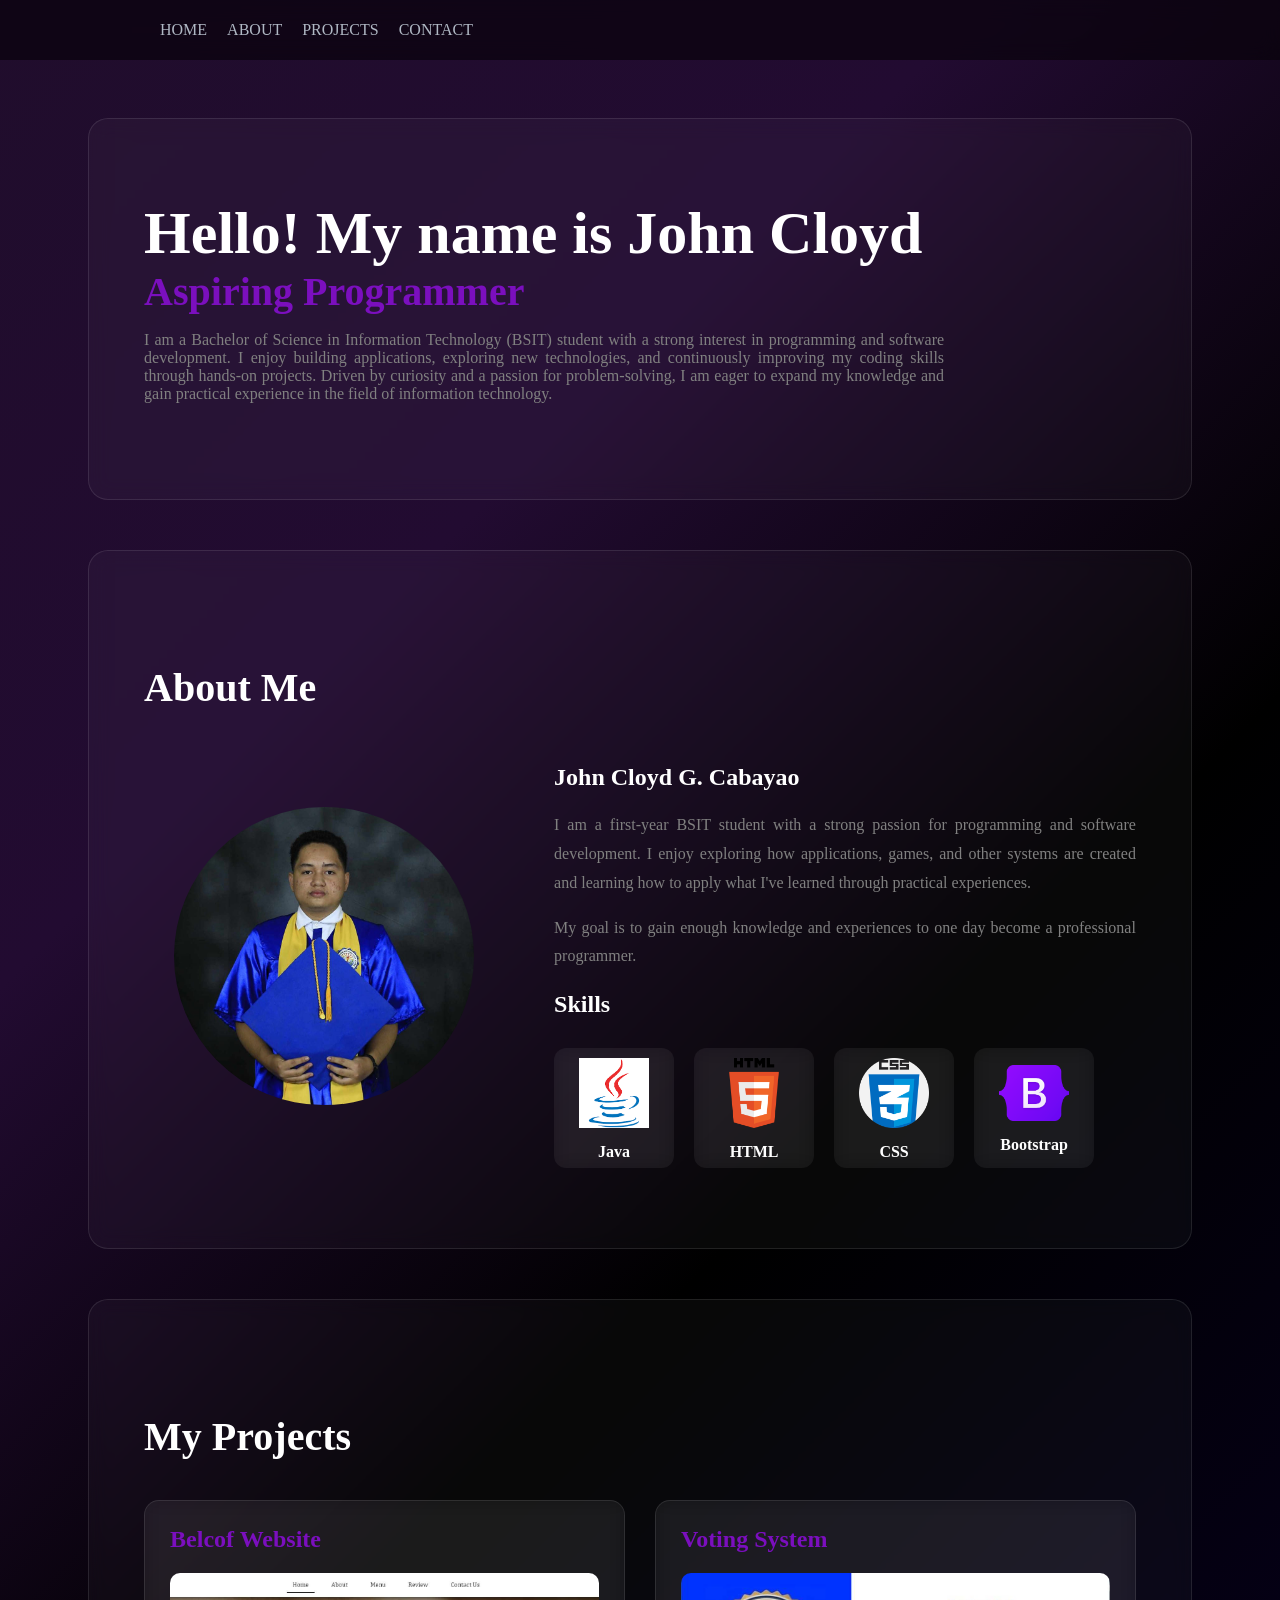
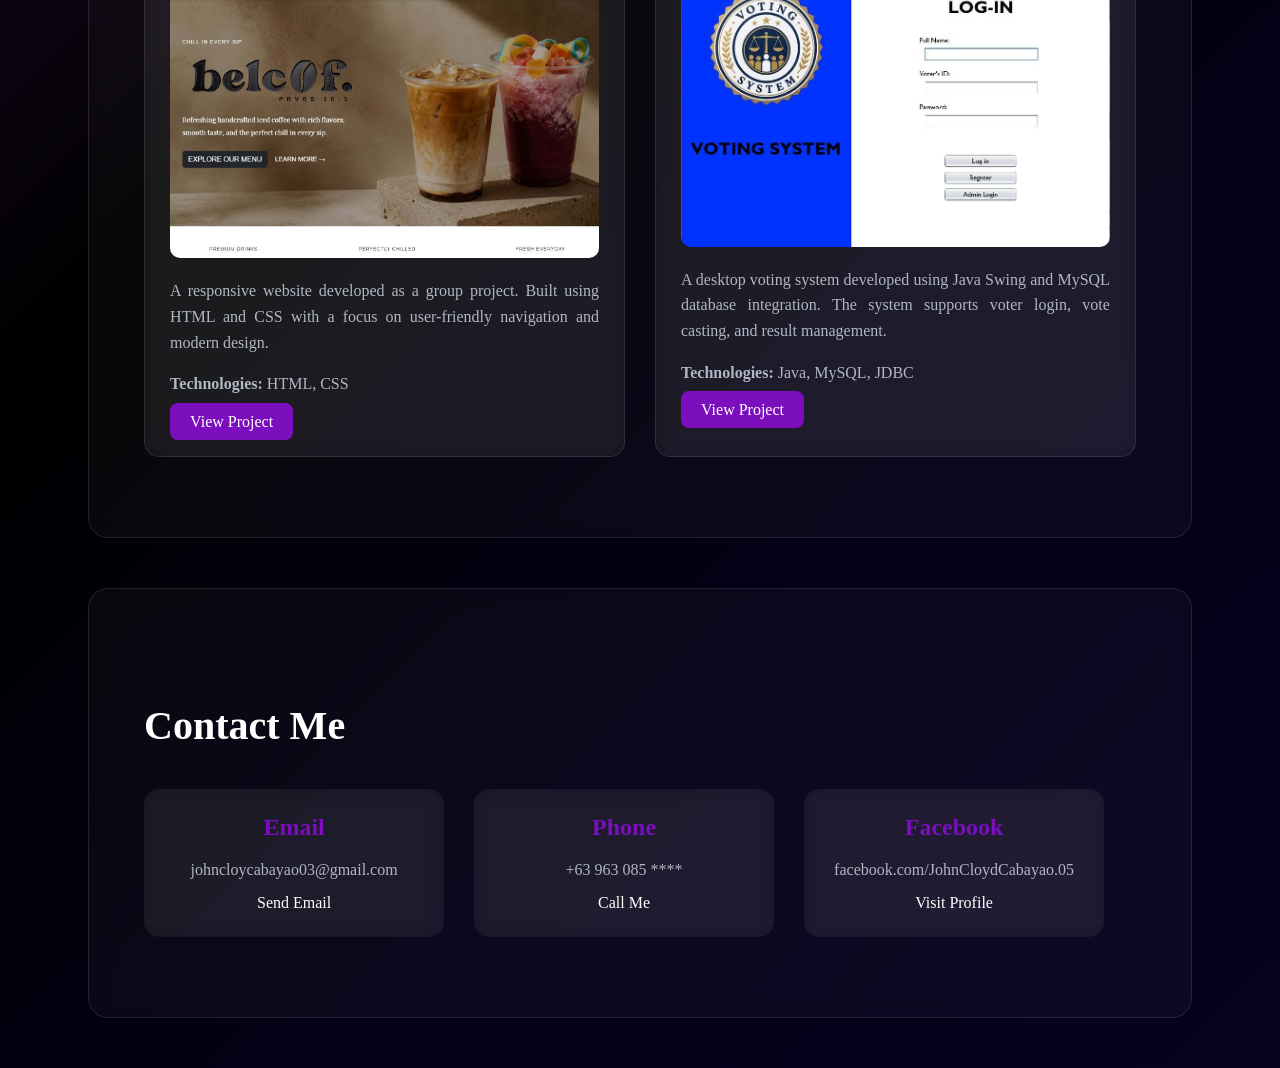
<file: index.html>
<!DOCTYPE html>
<html lang="en">
<head>
    <meta charset="UTF-8">
    <meta name="viewport" content="width=device-width, initial-scale=1.0">
    <link rel="stylesheet" href="design.css">
    <title>John Cloyd G. Cabayao | Portfolio</title>
</head>
<body>
    <nav class="navbar">
        
        <ul class="nav-links">
            <li><a href="#home">HOME</a></li>
            <li><a href="#about">ABOUT</a></li>
            <li><a href="#projects">PROJECTS</a></li>
            <li><a href="#contact">CONTACT</a></li>
        </ul>
    </nav>

    <section id="home">
        <div class="hero-content">
        <h1 id="greating">Hello! My name is John Cloyd</h1>
        <h1 id="course">Aspiring Programmer</h1>
        <p id="intro">I am a Bachelor of Science in Information Technology (BSIT) 
            student with a strong interest in programming and software development. 
            I enjoy building applications, exploring new technologies, 
            and continuously improving my coding skills through hands-on projects. 
            Driven by curiosity and a passion for problem-solving,
            I am eager to expand my knowledge and gain practical experience in the field of information technology.</p>
        </div>
    </section>

   <section id="about">
    <div class="hero-content">
        <h1>About Me</h1>

        <div class="about-container">
            <img class="grad" src="images\482006937_2016823612146033_6614298890360959919_n.jpg" alt="graduation">

            <div class="about-text">
                <h2>John Cloyd G. Cabayao</h2>

                <p>
                    I am a first-year BSIT student with a strong passion for
                    programming and software development. I enjoy exploring how
                    applications, games, and other systems are created and learning
                    how to apply what I've learned through practical experiences.
                </p>

                <p>
                    My goal is to gain enough knowledge and experiences
                    to one day become a professional programmer.
                </p>

                <h2>Skills</h2>
                <div class="skills-container">

                <div class="skill-card">
                    <img src="images\images.png" alt="Java">
                    <p>Java</p>
                </div>

                <div class="skill-card">
                    <img src="images\HTML5_Logo_512.png" alt="HTML">
                    <p>HTML</p>
                    </div>

                <div class="skill-card">
                    <img src="images\919826.png" alt="CSS">
                    <p>CSS</p>
                </div>

                <div class="skill-card">
                    <img src="images\Bootstrap_logo.svg.png" alt="Bootstrap">
                    <p>Bootstrap</p>
                </div>

                </div>
            </div>
        </div>
    </div>
    </section>
    
    <section id="projects">
    <div class="hero-content">
        <h1>My Projects</h1>

        <div class="projects-container">

            <div class="project-card">
                <h2>Belcof Website</h2>

                <img src="images\0c483a46-f9a9-445e-a880-0d733219fb44.jpg" alt="Belcof.jpg" >
                <p>
                    A responsive website developed as a group project.
                    Built using HTML and CSS with a focus on user-friendly
                    navigation and modern design.
                </p>

                <p><strong>Technologies:</strong> HTML, CSS</p>

                <a class="project-btn" href="projects\HTML FILES 1FINAL\HTML FILES\cafe.html" target="_blank">View Project</a>
            </div>

            <div class="project-card">
                <h2>Voting System</h2>

                <img src="images\616883a0-2cf1-4471-9c7a-2e1637f7f5f1.jpg" alt="Voting System.jpg" >
                <p>
                    A desktop voting system developed using Java Swing
                    and MySQL database integration. The system supports
                    voter login, vote casting, and result management.
                </p>

                <p><strong>Technologies:</strong> Java, MySQL, JDBC</p>

                <a class="project-btn" href="https://github.com/cabayaojohncloyd-rgb/Voting-System" target="_blank">View Project</a>
            </div>

        </div>
    </div>
    </section>

    <section id="contact">
    <div class="hero-content">
        <h1>Contact Me</h1>

        <div class="contact-container">

            <div class="contact-card">
            <h2>Email</h2>
            <p class="contact-info">johncloycabayao03@gmail.com</p>
            <a href="mailto:johncloycabayao03@gmail.com">Send Email</a>
        </div>

        <div class="contact-card">
            <h2>Phone</h2>
            <p class="contact-info">+63 963 085 ****</p>
            <a href="tel:+63963085****">Call Me</a>
        </div>

        <div class="contact-card">
            <h2>Facebook</h2>
            <p class="contact-info">facebook.com/JohnCloydCabayao.05</p>
            <a href="https://www.facebook.com/JohnCloydCabayao.05" target="_blank">
                Visit Profile
            </a>
        </div>

        </div>
    </div>
    </section> 

</body>
</html>
</file>
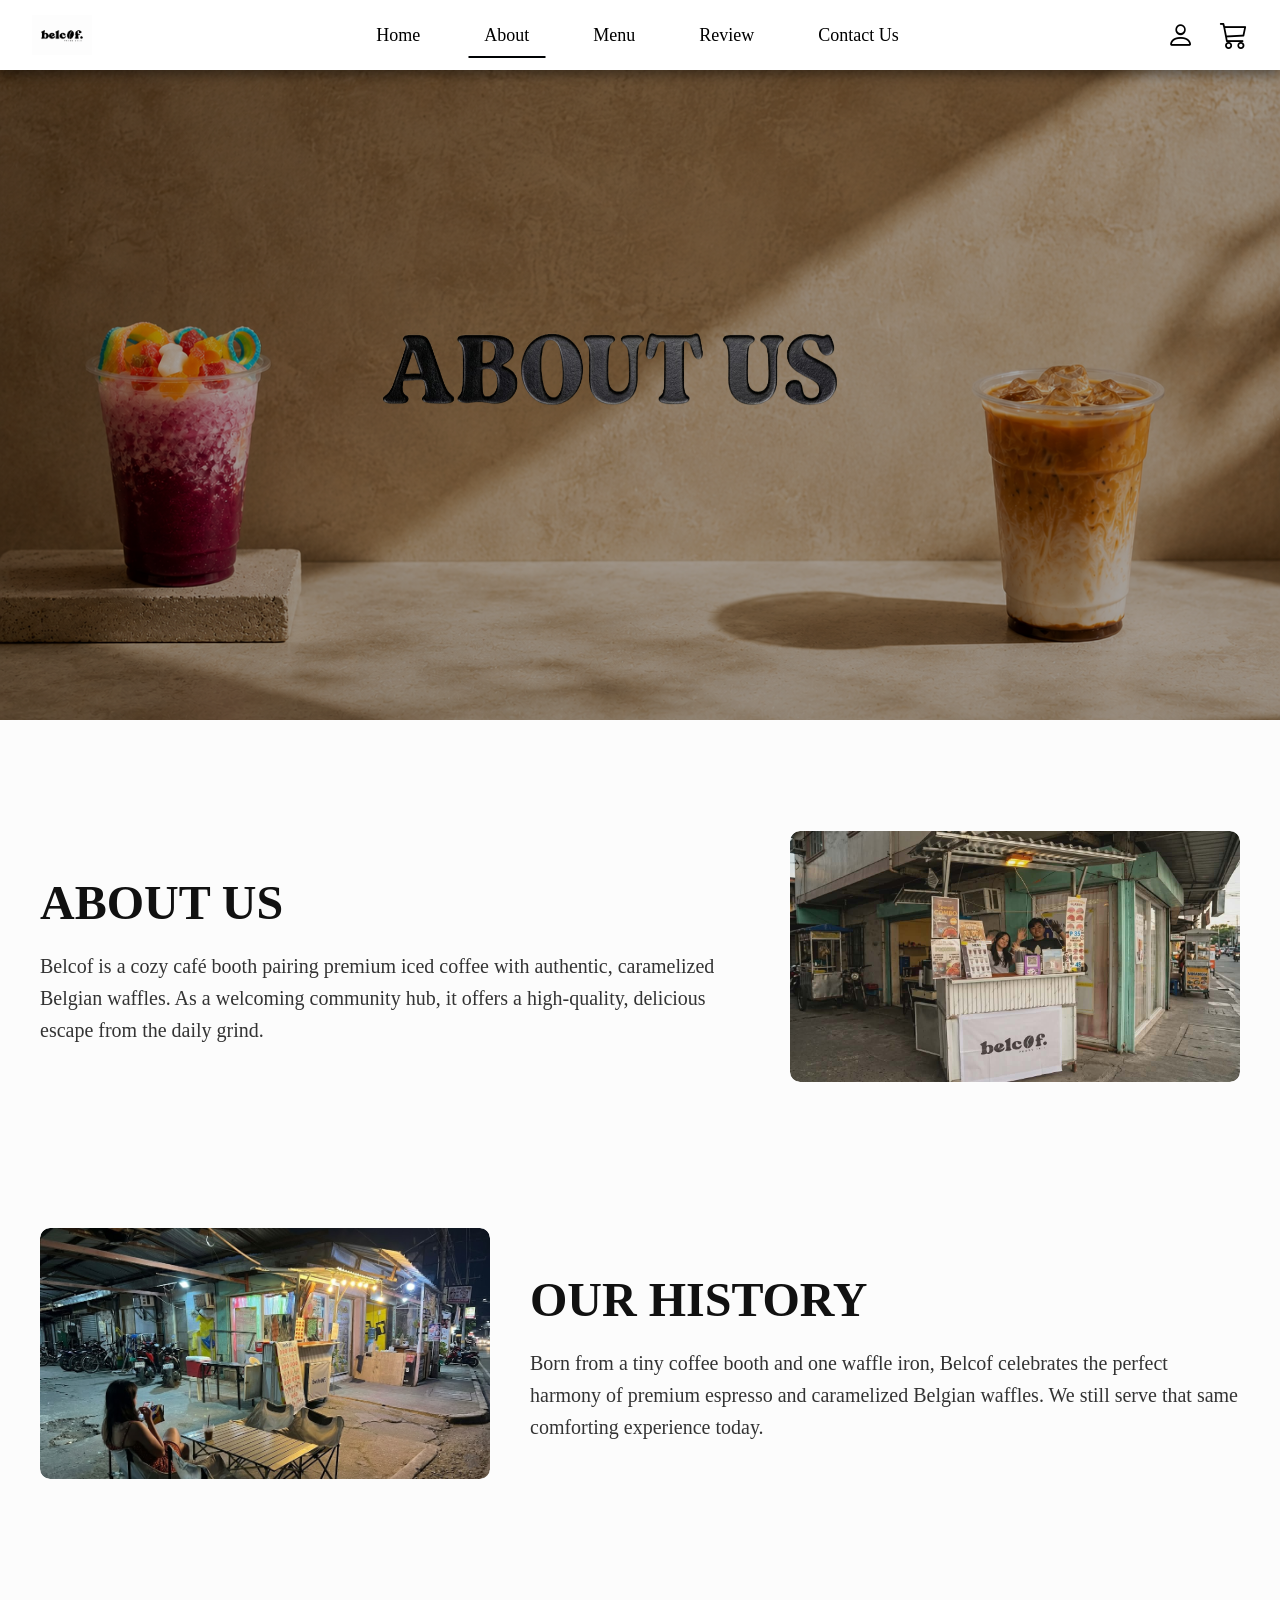
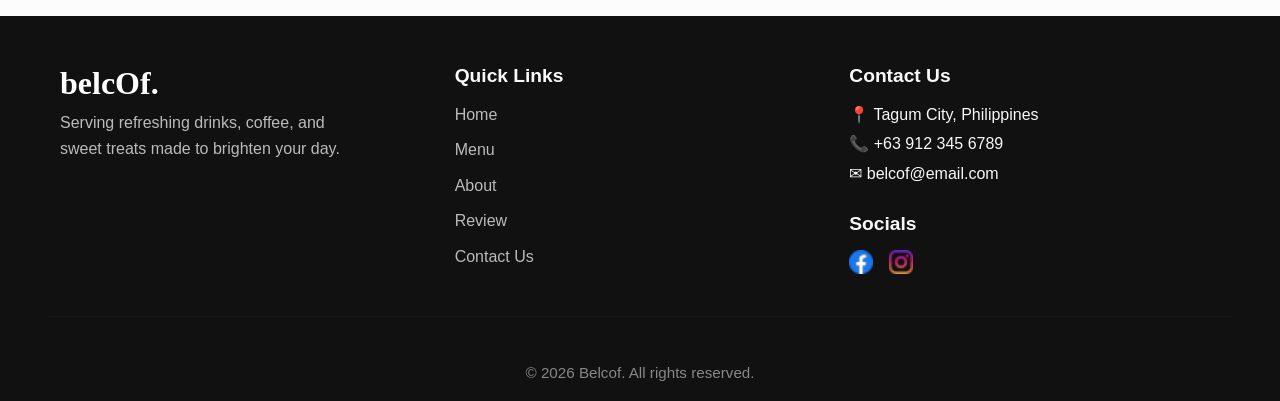
<file: projects/HTML FILES 1FINAL/HTML FILES/about.html>
<html lang="en">

<head>
  <meta charset="UTF-8">
  <meta name="viewport" content="width=device-width, initial-scale=1.0">
  <link href="https://cdn.jsdelivr.net/npm/bootstrap@5.3.8/dist/css/bootstrap.min.css" rel="stylesheet">
  <script src="https://cdn.jsdelivr.net/npm/bootstrap@5.3.8/dist/js/bootstrap.bundle.min.js"></script>
  <link rel="stylesheet" href="https://cdn.jsdelivr.net/npm/bootstrap-icons@1.11.3/font/bootstrap-icons.min.css">
  <link rel="stylesheet" href="cafe.css">
  <title>Belcof-About Us</title>
  <link rel="icon" href="belcof.jpg">
</head>

<body>


  <nav class="navbar navbar-expand-lg  fixed-top">
    <div class="container-fluid">

      <a class="navbar-brand" href="cafe.html">
        <img src="belcofw.png" alt="Logo" style="width:60px; height:40px; object-fit:cover;">
      </a>


      <button class="navbar-toggler" type="button" data-bs-toggle="collapse" data-bs-target="#navbarNav"
        aria-controls="navbarNav" aria-expanded="false" aria-label="Toggle navigation">
        <span class="navbar-toggler-icon"></span>
      </button>

      <div class="collapse navbar-collapse" id="navbarNav">
        <ul class="navbar-nav mx-auto">
          <li class="nav-item px-lg-3">
            <a class="nav-link " href="cafe.html">Home</a>
          </li>
          <li class="nav-item px-lg-3">
            <a class="nav-link active" href="about.html">About</a>
          </li>
          <li class="nav-item px-lg-3">
            <a class="nav-link text-dark" href="menu.html">Menu</a>
          </li>
          <li class="nav-item px-lg-3">
            <a class="nav-link text-dark" href="rating.html">Review</a>
          </li>
          <li class="nav-item px-lg-3">
            <a class="nav-link text-dark" href="contact.html">Contact Us</a>
          </li>
        </ul>

        <div class="navbar-icons">
          <i class="bi bi-person"></i>
          <i class="bi bi-cart3"></i>
        </div>


      </div>
    </div>
  </nav>

  <!-- hero -->
  <section class="hero2">
    <div class="container">
      <div class="row justify-content-center">
        <div class="col-lg-6 col-md-8 text-center">

          <div class="hero-content">
            <h1 class="hero-title">
              <img src="ABOUTUS-removebg-preview.png" alt="">
            </h1>
          </div>

        </div>
      </div>
    </div>
  </section>

  <br>
  <br>

  <!-- About us -->
  <section class="section-wrapper">
    <div class="content-box">
      <div class="text-section">
        <h1 class="about1">ABOUT US</h1>
        <p class="about1"> Belcof is a cozy café booth pairing premium iced coffee with authentic, caramelized Belgian
          waffles. As a welcoming community hub, it offers a high-quality, delicious escape from the daily grind.</p>
      </div>
      <div class="image-section">
        <img src="belcofaboutus.jpg" alt="Coffee">
      </div>
    </div>
  </section>

  <br>
  <!-- about us below -->

  <section class="section-wrapper">
    <div class="content-box reverse">
      <div class="text-section text-right">
        <h1 class="about1">OUR HISTORY</h1>
        <p class="about1"> Born from a tiny coffee booth and one waffle iron, Belcof celebrates the perfect harmony of
          premium espresso and caramelized Belgian waffles. We still serve that same comforting experience today.</p>
      </div>
      <div class="image-section">
        <img src="belcofaboutus2.jpg" alt="Coffee">
      </div>
    </div>
  </section>

  <br>
  <br>
  <br>

  <footer class="footer-section text-light pt-5 pb-3 mt-auto">
    <div class="container">
      <div class="row gy-4">
        <div class="col-lg-4">
          <h3 class="footer-logo">belcOf.</h3>
          <p class="footer-text">
            Serving refreshing drinks, coffee, and sweet treats made
            to brighten your day.
          </p>
        </div>
        <div class="col-lg-4">
          <h5 class="footer-title">Quick Links</h5>

          <ul class="footer-links list-unstyled">
            <li><a href="cafe.html">Home</a></li>
            <li><a href="menu.html">Menu</a></li>
            <li><a href="about.html">About</a></li>
            <li><a href="rating.html">Review</a></li>
            <li><a href="contact.html">Contact Us</a></li>
          </ul>
        </div>

        <div class="col-lg-4">
          <h5 class="footer-title">Contact Us</h5>

          <p class="mb-1">📍 Tagum City, Philippines</p>
          <p class="mb-1">📞 +63 912 345 6789</p>
          <p class="mb-0">✉ belcof@email.com</p>


          <br>

          <div class="footer-socials">
            <h5 class="footer-title">Socials</h5>

            <div class="social-icons d-flex align-items-center gap-3">

              <a href="" target="_blank">
                <img src="facebook (2).png" alt="Facebook">
              </a>

              <a href="" target="_blank">
                <img src="instagram.png" alt="Instagram">
              </a>

            </div>

          </div>

        </div>

        <hr class="footer-line">

        <div class="text-center">
          <p class="mb-0 copyright">
            &copy; 2026 Belcof. All rights reserved.
          </p>
        </div>
      </div>
  </footer>

</body>

</html>
</file>
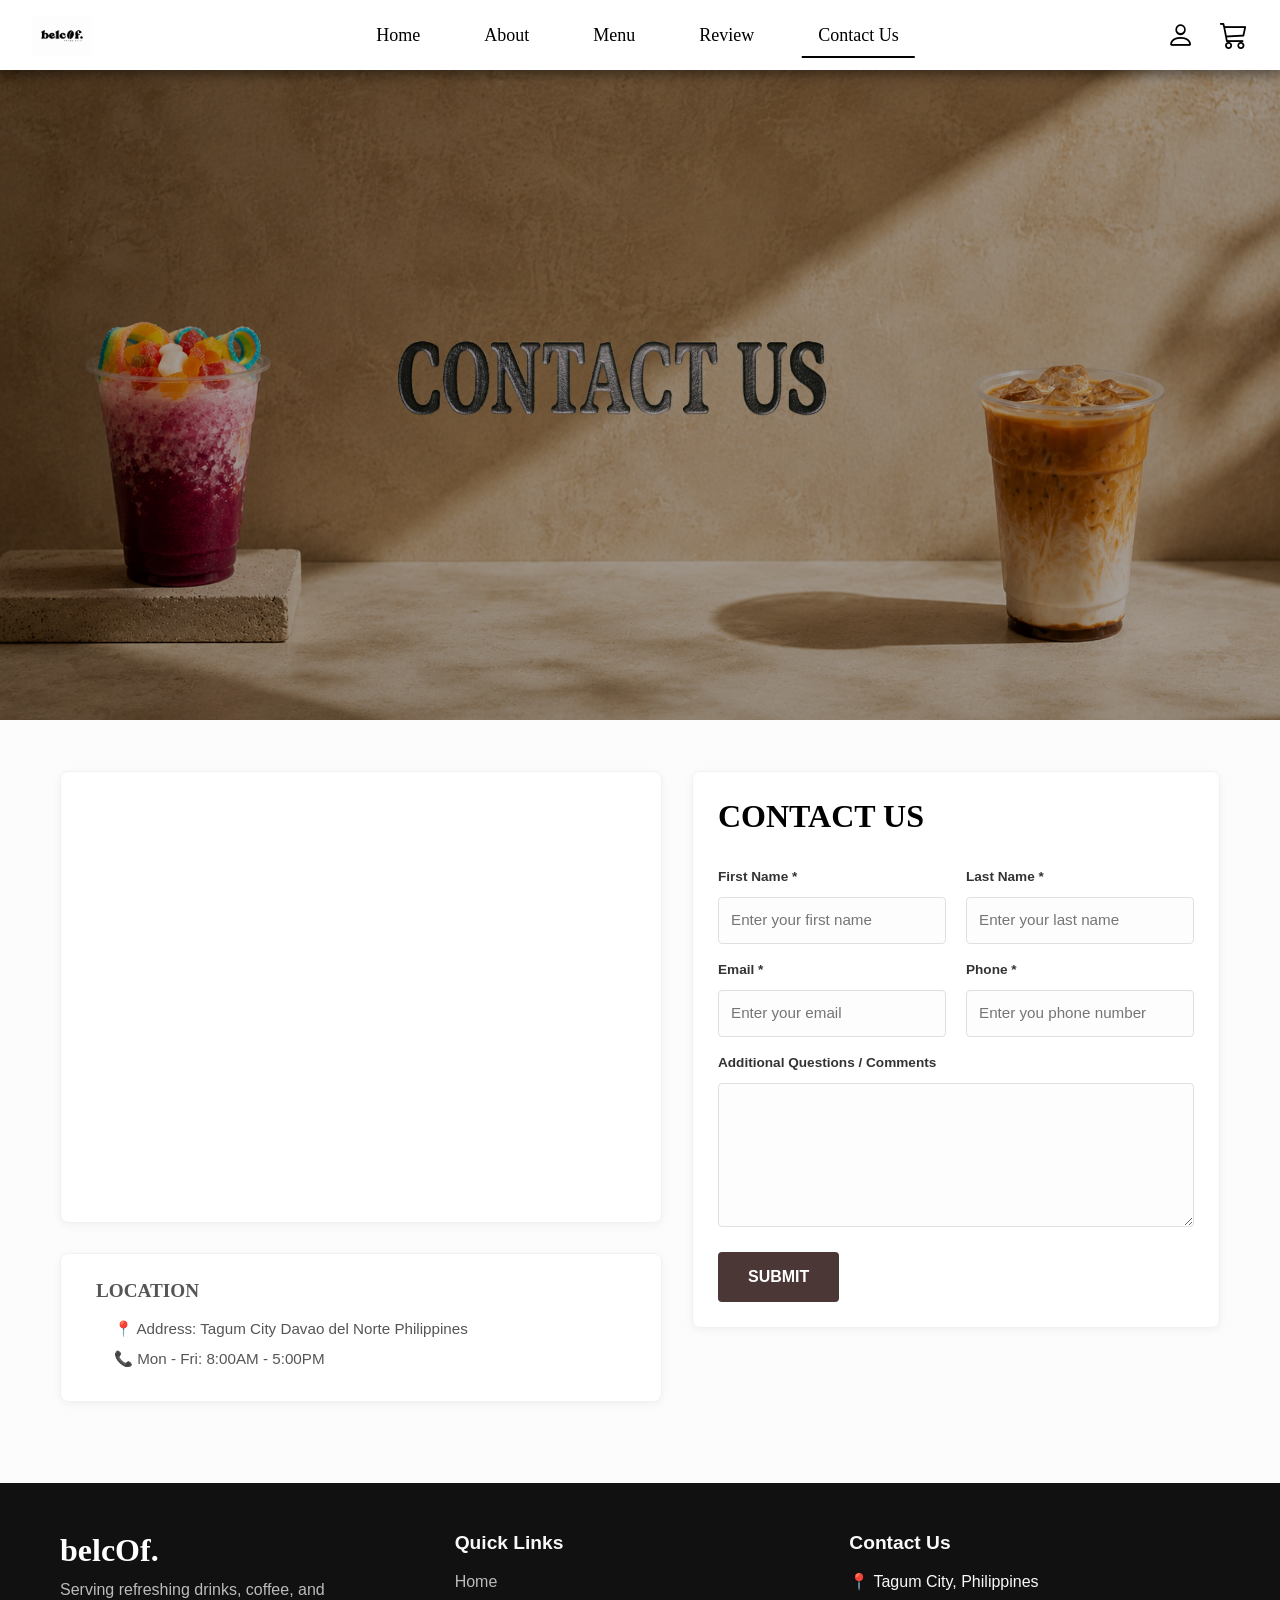
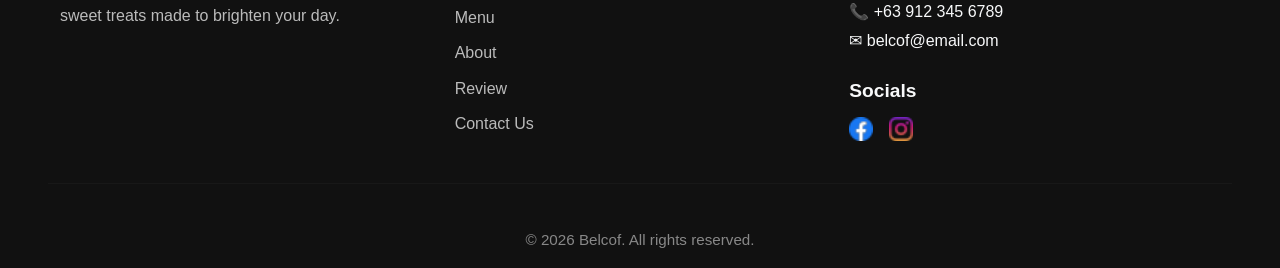
<file: projects/HTML FILES 1FINAL/HTML FILES/contact.html>
<html lang="en">

<head>
  <meta charset="UTF-8">
  <meta name="viewport" content="width=device-width, initial-scale=1.0">
  <link href="https://cdn.jsdelivr.net/npm/bootstrap@5.3.8/dist/css/bootstrap.min.css" rel="stylesheet">
  <script src="https://cdn.jsdelivr.net/npm/bootstrap@5.3.8/dist/js/bootstrap.bundle.min.js"></script>
  <link rel="stylesheet" href="https://cdn.jsdelivr.net/npm/bootstrap-icons@1.11.3/font/bootstrap-icons.min.css">
  <link rel="stylesheet" href="cafe.css">

  <title>Belcof-Contact Us</title>
  <link rel="icon" href="belcof.jpg">
</head>

<body>

  <nav class="navbar navbar-expand-lg fixed-top">
    <div class="container-fluid">

      <a class="navbar-brand" href="cafe.html">
        <img src="belcofw.png" alt="Logo" style="width:60px; height:40px; object-fit:cover;">
      </a>


      <button class="navbar-toggler" type="button" data-bs-toggle="collapse" data-bs-target="#navbarNav"
        aria-controls="navbarNav" aria-expanded="false" aria-label="Toggle navigation">
        <span class="navbar-toggler-icon"></span>
      </button>


      <div class="collapse navbar-collapse" id="navbarNav">
        <ul class="navbar-nav mx-auto">
          <li class="nav-item px-lg-3">
            <a class="nav-link  text-dark" href="cafe.html">Home</a>
          </li>
          <li class="nav-item px-lg-3">
            <a class="nav-link text-dark" href="about.html">About</a>
          </li>
          <li class="nav-item px-lg-3">
            <a class="nav-link text-dark" href="menu.html">Menu</a>
          </li>
          <li class="nav-item px-lg-3">
            <a class="nav-link text-dark" href="rating.html">Review</a>
          </li>
          <li class="nav-item px-lg-3">
            <a class="nav-link active text-dark" href="contact.html">Contact Us</a>
          </li>
        </ul>

        <div class="navbar-icons">
          <i class="bi bi-person"></i>
          <i class="bi bi-cart3"></i>
        </div>

      </div>
    </div>
  </nav>

  <!-- HERO -->
  <section class="hero2">
    <div class="container">
      <div class="row justify-content-center">
        <div class="col-lg-6 col-md-8 text-center">

          <div class="hero-content">
            <h1 class="hero-title">
              <img src="CONTACT-removebg-preview.png" alt="">
            </h1>
          </div>

        </div>
      </div>
    </div>
  </section>


  <br>
  <br>


  <main class="contact-page-wrapper">
    <div class="container">
      <div class="contact-grid">

        <aside class="location-column">
          <div class="map-card shadow-card">
            <iframe
              src="https://www.google.com/maps/embed?pb=!1m18!1m12!1m3!1d3956.103897402112!2d125.8144798!3d7.4537569999999995!2m3!1f0!2f0!3f0!3m2!1i1024!2i768!4f13.1!3m3!1m2!1s0x32f953683c37fba3%3A0xe6a237a0cd686456!2sService%20Road%2C%20Tagum%2C%20Davao%20del%20Norte!5e0!3m2!1sen!2sph!4v1779284591460!5m2!1sen!2sph"
              width="600" height="450" style="border:0;" allowfullscreen="" loading="lazy"
              referrerpolicy="no-referrer-when-downgrade"></iframe>
          </div>

          <div class="details-card shadow-card">
            <div class="info-header">
              <span class="icon-pin"></span>
              <h3>Location</h3>
            </div>
            <p class="address">📍 Address: Tagum City Davao del Norte Philippines</p>
            <p class="hours">📞 Mon - Fri: 8:00AM - 5:00PM</p>
          </div>
        </aside>

        <section class="form-column shadow-card">
          <h2>CONTACT US</h2>

          <div class="form-row">
            <div class="form-group">
              <label for="first-name">First Name *</label>
              <input type="text" id="first-name" placeholder="Enter your first name" required>
            </div>
            <div class="form-group">
              <label for="last-name">Last Name *</label>
              <input type="text" id="last-name" placeholder="Enter your last name" required>
            </div>
          </div>

          <div class="form-row">
            <div class="form-group">
              <label for="email">Email *</label>
              <input type="email" id="email" placeholder="Enter your email" required>
            </div>
            <div class="form-group">
              <label for="phone">Phone *</label>
              <input type="tel" id="phone" placeholder="Enter you phone number" required>
            </div>
          </div>

          <div class="form-group">
            <label for="comments">Additional Questions / Comments</label>
            <textarea id="comments" rows="5"></textarea>
          </div>

          <button type="submit" class="submit-btn">SUBMIT</button>
          </form>
        </section>
      </div>
    </div>
  </main>


  <br>
  <br>

  <footer class="footer-section text-light pt-5 pb-3 mt-auto">
    <div class="container">
      <div class="row gy-4">
        <div class="col-lg-4">
          <h3 class="footer-logo">belcOf.</h3>
          <p class="footer-text">
            Serving refreshing drinks, coffee, and sweet treats made
            to brighten your day.
          </p>
        </div>
        <div class="col-lg-4">
          <h5 class="footer-title">Quick Links</h5>

          <ul class="footer-links list-unstyled">
            <li><a href="cafe.html">Home</a></li>
            <li><a href="menu.html">Menu</a></li>
            <li><a href="about.html">About</a></li>
            <li><a href="rating.html">Review</a></li>
            <li><a href="contact.html">Contact Us</a></li>
          </ul>
        </div>

        <div class="col-lg-4">
          <h5 class="footer-title">Contact Us</h5>

          <p class="mb-1">📍 Tagum City, Philippines</p>
          <p class="mb-1">📞 +63 912 345 6789</p>
          <p class="mb-0">✉ belcof@email.com</p>

          <br>

          <div class="footer-socials">
            <h5 class="footer-title">Socials</h5>

            <div class="social-icons d-flex align-items-center gap-3">

              <a href="" target="_blank">
                <img src="facebook (2).png" alt="Facebook">
              </a>

              <a href="" target="_blank">
                <img src="instagram.png" alt="Instagram">
              </a>

            </div>

          </div>

        </div>

        <hr class="footer-line">

        <div class="text-center">
          <p class="mb-0 copyright">
            &copy; 2026 Belcof. All rights reserved.
          </p>
        </div>
      </div>
  </footer>

</body>

</html>
</file>
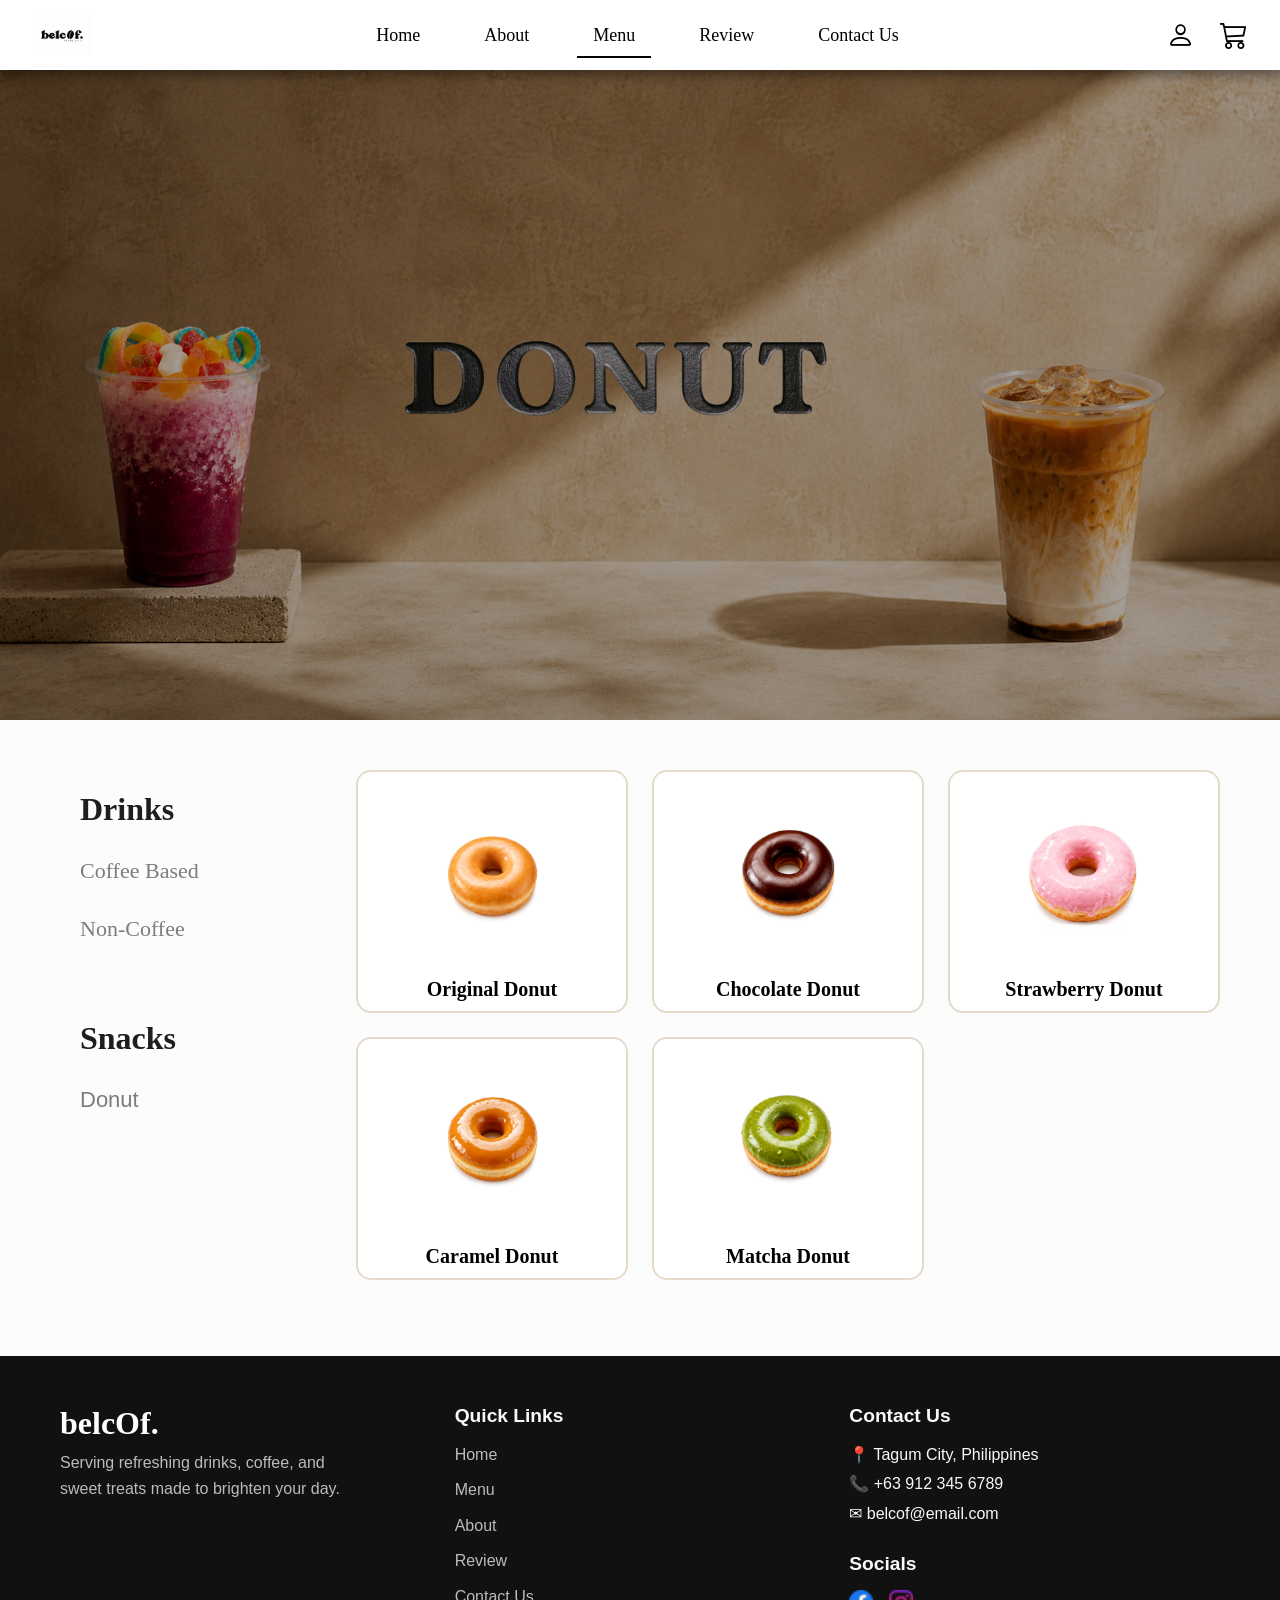
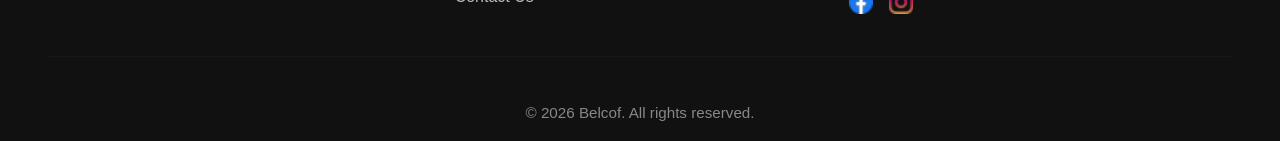
<file: projects/HTML FILES 1FINAL/HTML FILES/donut.html>
<html lang="en">

<head>
  <meta charset="UTF-8">
  <meta name="viewport" content="width=device-width, initial-scale=1.0">
  <link href="https://cdn.jsdelivr.net/npm/bootstrap@5.3.8/dist/css/bootstrap.min.css" rel="stylesheet">
  <script src="https://cdn.jsdelivr.net/npm/bootstrap@5.3.8/dist/js/bootstrap.bundle.min.js"></script>
  <link rel="stylesheet" href="https://cdn.jsdelivr.net/npm/bootstrap-icons@1.11.3/font/bootstrap-icons.min.css">

  <link rel="stylesheet" href="cafe.css">

  <title>Belcof-Menu</title>
  <link rel="icon" href="belcof.jpg">
</head>

<body>

  <nav class="navbar navbar-expand-lg  fixed-top">
    <div class="container-fluid">

      <a class="navbar-brand" href="cafe.html">
        <img src="belcofw.png" alt="Logo" style="width:60px; height:40px; object-fit:cover;">
      </a>


      <button class="navbar-toggler" type="button" data-bs-toggle="collapse" data-bs-target="#navbarNav"
        aria-controls="navbarNav" aria-expanded="false" aria-label="Toggle navigation">
        <span class="navbar-toggler-icon"></span>
      </button>

      <div class="collapse navbar-collapse" id="navbarNav">
        <ul class="navbar-nav mx-auto">
          <li class="nav-item px-lg-3">
            <a class="nav-link text-dark" href="cafe.html">Home</a>
          </li>
          <li class="nav-item px-lg-3">
            <a class="nav-link text-dark" href="about.html">About</a>
          </li>
          <li class="nav-item px-lg-3">
            <a class="nav-link active text-dark" href="menu.html">Menu</a>
          </li>
          <li class="nav-item px-lg-3">
            <a class="nav-link text-dark" href="rating.html">Review</a>
          </li>
          <li class="nav-item px-lg-3">
            <a class="nav-link text-dark" href="contact.html">Contact Us</a>
          </li>
        </ul>

        <div class="navbar-icons">
          <i class="bi bi-person"></i>
          <i class="bi bi-cart3"></i>
        </div>

      </div>
    </div>
  </nav>


  <!-- hero -->
  <section class="hero2">
    <div class="container">
      <div class="row justify-content-center">
        <div class="col-lg-6 col-md-8 text-center">

          <div class="hero-content">
            <h1 class="hero-title">
              <img src="donut-removebg-preview.png" alt="">
            </h1>
          </div>

        </div>
      </div>
    </div>
  </section>



  <section class="menu-section">

    <div class="container">

      <div class="row">

        <!-- SIDEBAR -->
        <div class="col-lg-3">

          <div class="side-menu">

            <h3>Drinks</h3>

            <ul>
              <li><a href="icedcoffee.html" class="sidem">Coffee Based</a></li>
              <li><a href="noncoffee.html" class="sidem">Non-Coffee</a></li>
            </ul>

            <br>
            <br>

            <h3>Snacks</h3>

            <ul>
              <li><a href="waffle.html" class="sidem>Waffle</a></li>
            <li><a href=" donut.html" class="active">Donut</a></li>
            </ul>

          </div>

        </div>

        <div class="col-lg-9">

          <div class="row g-4">

            <!-- CARD 1 -->
            <div class="col-lg-4 col-md-6">

              <div class="coffee-card">

                <img src="donut_product_2.png" alt="donut">

                <div class="product-preview">

                  <h5>Original Donut</h5>

                  <p class="preview-price">₱20.00</p>


                  <button class="preview-btn">
                    Order Now
                  </button>

                </div>

                <div class="card-body text-center">

                  <h5>Original Donut</h5>

                </div>

              </div>

            </div>

            <!-- Card 2 -->

            <div class="col-lg-4 col-md-6">

              <div class="coffee-card">

                <img src="donut_product_5.png" alt="donut">

                <div class="product-preview">

                  <h5>Chocolate Donut</h5>

                  <p class="preview-price">₱20.00</p>


                  <button class="preview-btn">
                    Order Now
                  </button>

                </div>

                <div class="card-body text-center">

                  <h5>Chocolate Donut</h5>

                </div>

              </div>

            </div>

            <!-- Card 3 -->

            <div class="col-lg-4 col-md-6">

              <div class="coffee-card">

                <img src="donut_product_1.png" alt="donut">

                <div class="product-preview">

                  <h5>Strawberry Donut</h5>

                  <p class="preview-price">₱20.00</p>

                  <button class="preview-btn">
                    Order Now
                  </button>

                </div>

                <div class="card-body text-center">

                  <h5>Strawberry Donut</h5>

                </div>

              </div>

            </div>

            <!-- Card 4 -->

            <div class="col-lg-4 col-md-6">

              <div class="coffee-card">

                <img src="donut_product_3.png" alt="donut">

                <div class="product-preview">

                  <h5>Caramel Donut</h5>

                  <p class="preview-price">₱20.00</p>

                  <button class="preview-btn">
                    Order Now
                  </button>

                </div>

                <div class="card-body text-center">

                  <h5>Caramel Donut</h5>

                </div>

              </div>

            </div>

            <!-- Card 5 -->

            <div class="col-lg-4 col-md-6">

              <div class="coffee-card">

                <img src="donut_product_4.png" alt="donut">

                <div class="product-preview">

                  <h5>Matcha Donut</h5>

                  <p class="preview-price">₱20.00</p>

                  <button class="preview-btn">
                    Order Now
                  </button>

                </div>

                <div class="card-body text-center">

                  <h5>Matcha Donut</h5>

                </div>

              </div>

            </div>

          </div>

        </div>

      </div>

    </div>

  </section>

  <br>

  <footer class="footer-section text-light pt-5 pb-3 mt-auto">
    <div class="container">
      <div class="row gy-4">
        <div class="col-lg-4">
          <h3 class="footer-logo">belcOf.</h3>
          <p class="footer-text">
            Serving refreshing drinks, coffee, and sweet treats made
            to brighten your day.
          </p>
        </div>
        <div class="col-lg-4">
          <h5 class="footer-title">Quick Links</h5>

          <ul class="footer-links list-unstyled">
            <li><a href="cafe.html">Home</a></li>
            <li><a href="menu.html">Menu</a></li>
            <li><a href="about.html">About</a></li>
            <li><a href="rating.html">Review</a></li>
            <li><a href="contact.html">Contact Us</a></li>
          </ul>
        </div>

        <div class="col-lg-4">
          <h5 class="footer-title">Contact Us</h5>

          <p class="mb-1">📍 Tagum City, Philippines</p>
          <p class="mb-1">📞 +63 912 345 6789</p>
          <p class="mb-0">✉ belcof@email.com</p>


          <br>

          <div class="footer-socials">
            <h5 class="footer-title">Socials</h5>

            <div class="social-icons d-flex align-items-center gap-3">

              <a href="" target="_blank">
                <img src="facebook (2).png" alt="Facebook">
              </a>

              <a href="" target="_blank">
                <img src="instagram.png" alt="Instagram">
              </a>

            </div>

          </div>

        </div>

        <hr class="footer-line">

        <div class="text-center">
          <p class="mb-0 copyright">
            &copy; 2026 Belcof. All rights reserved.
          </p>
        </div>
      </div>
  </footer>

</body>

</html>
</file>
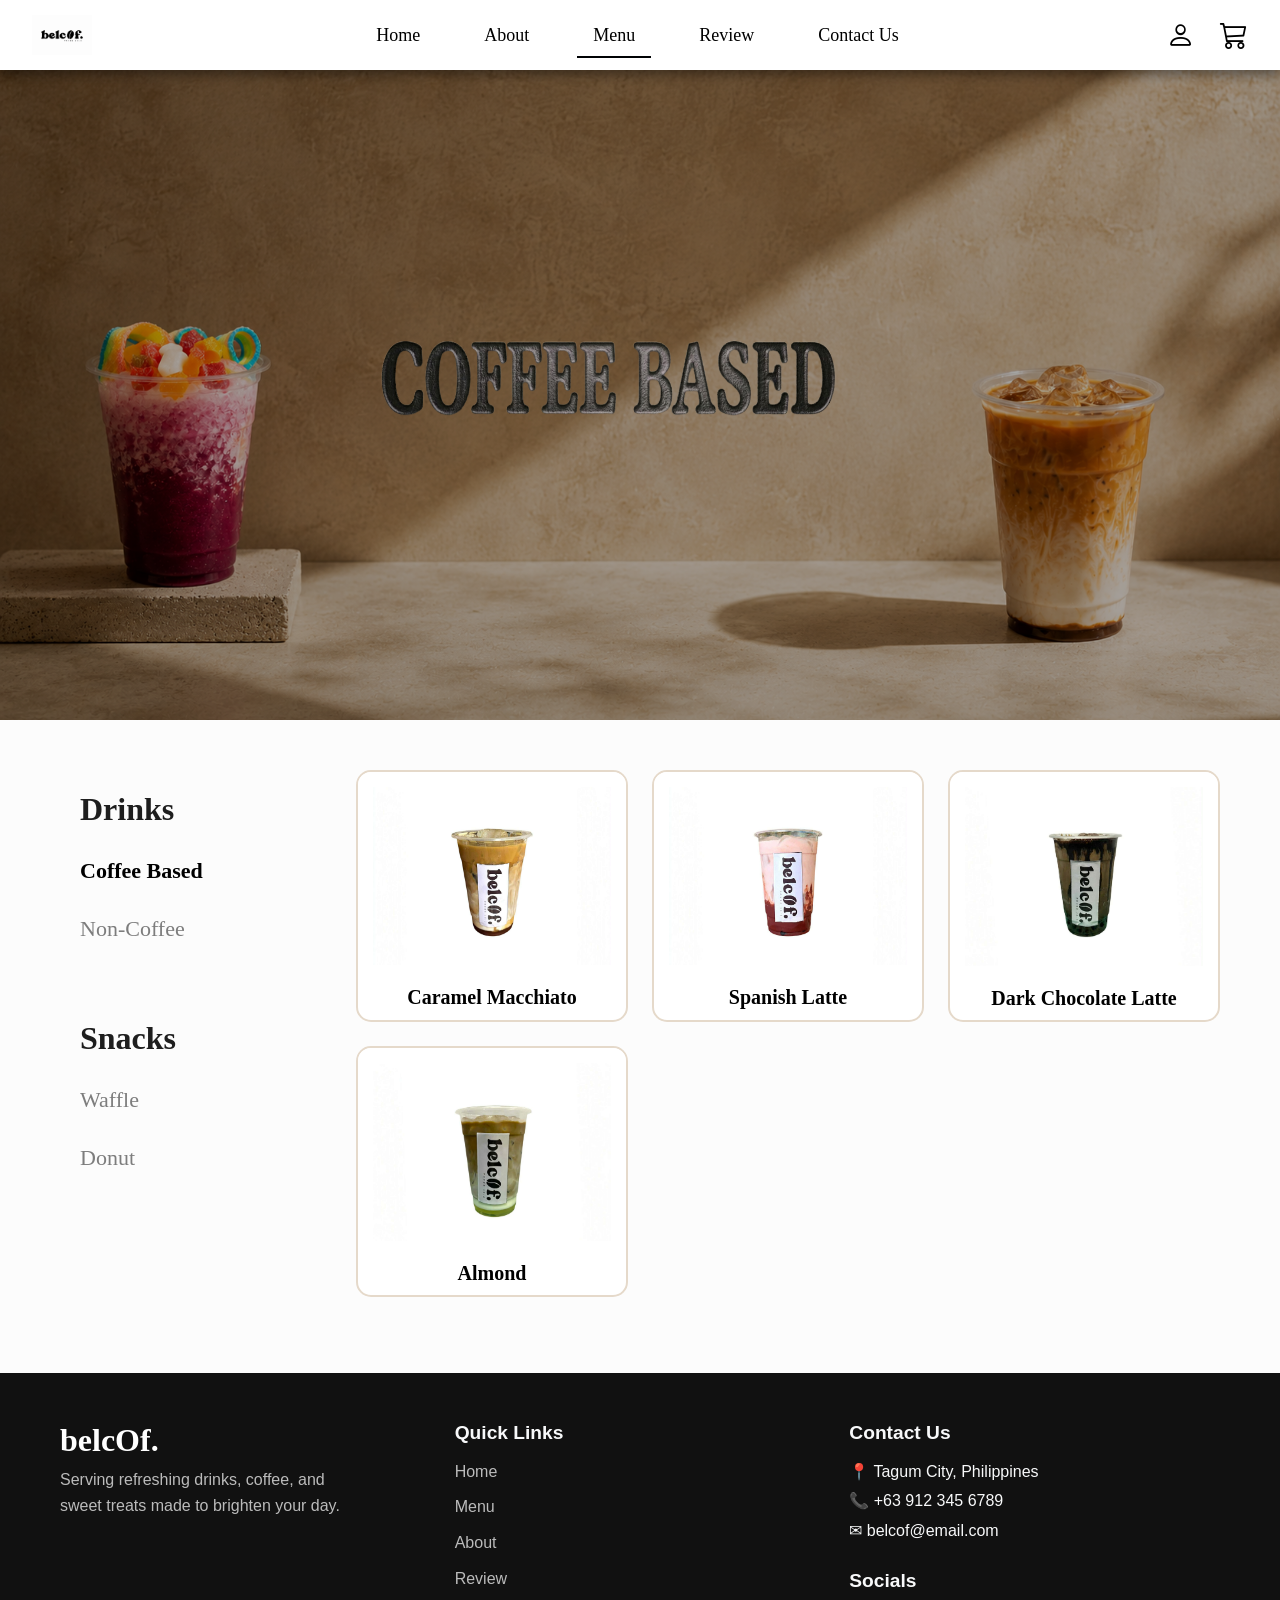
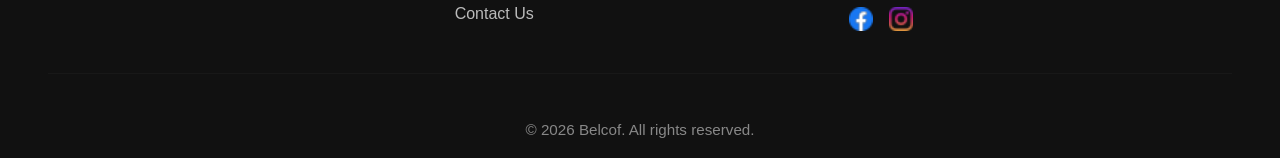
<file: projects/HTML FILES 1FINAL/HTML FILES/icedcoffee.html>
<html lang="en">

<head>
  <meta charset="UTF-8">
  <meta name="viewport" content="width=device-width, initial-scale=1.0">
  <link href="https://cdn.jsdelivr.net/npm/bootstrap@5.3.8/dist/css/bootstrap.min.css" rel="stylesheet">
  <script src="https://cdn.jsdelivr.net/npm/bootstrap@5.3.8/dist/js/bootstrap.bundle.min.js"></script>
  <link rel="stylesheet" href="https://cdn.jsdelivr.net/npm/bootstrap-icons@1.11.3/font/bootstrap-icons.min.css">
  <link rel="stylesheet" href="cafe.css">

  <title>Belcof-Menu</title>
  <link rel="icon" href="belcof.jpg">
</head>

<body>

  <nav class="navbar navbar-expand-lg  fixed-top">
    <div class="container-fluid">

      <a class="navbar-brand" href="cafe.html">
        <img src="belcofw.png" alt="Logo" style="width:60px; height:40px; object-fit:cover;">
      </a>


      <button class="navbar-toggler" type="button" data-bs-toggle="collapse" data-bs-target="#navbarNav"
        aria-controls="navbarNav" aria-expanded="false" aria-label="Toggle navigation">
        <span class="navbar-toggler-icon"></span>
      </button>

      <div class="collapse navbar-collapse" id="navbarNav">
        <ul class="navbar-nav mx-auto">
          <li class="nav-item px-lg-3">
            <a class="nav-link text-dark" href="cafe.html">Home</a>
          </li>
          <li class="nav-item px-lg-3">
            <a class="nav-link text-dark" href="about.html">About</a>
          </li>
          <li class="nav-item px-lg-3">
            <a class="nav-link active text-dark" href="menu.html">Menu</a>
          </li>
          <li class="nav-item px-lg-3">
            <a class="nav-link text-dark" href="rating.html">Review</a>
          </li>
          <li class="nav-item px-lg-3">
            <a class="nav-link text-dark" href="contact.html">Contact Us</a>
          </li>
        </ul>

        <div class="navbar-icons">
          <i class="bi bi-person"></i>
          <i class="bi bi-cart3"></i>
        </div>

      </div>
    </div>
  </nav>


  <!-- hero -->
  <section class="hero2">
    <div class="container">
      <div class="row justify-content-center">
        <div class="col-lg-6 col-md-8 text-center">

          <div class="hero-content">
            <h1 class="hero-title">
              <img src="COF-removebg-preview.png" alt="">
            </h1>
          </div>

        </div>
      </div>
    </div>
  </section>



  <section class="menu-section">

    <div class="container">

      <div class="row">

        <!--SIDEBAR -->
        <div class="col-lg-3">

          <div class="side-menu">

            <h3>Drinks</h3>

            <ul>
              <li><a href="icedcoffee.html" class="active">Coffee Based</a></li>
              <li><a href="noncoffee.html" class="sidem">Non-Coffee</a></li>
            </ul>

            <br>
            <br>

            <h3>Snacks</h3>

            <ul>
              <li><a href="waffle.html" class="sidem">Waffle</a></li>
              <li><a href="donut.html" class="sidem">Donut</a></li>
            </ul>

          </div>

        </div>


        <div class="col-lg-9">

          <div class="row g-4">

            <!-- CARD 1 -->
            <div class="col-lg-4 col-md-6">

              <div class="coffee-card">

                <img src="bel5.jpg" alt="coffee">

                <div class="product-preview">

                  <h5>Caramel Macchiato</h5>

                  <p class="preview-price">₱35.00</p>

                  <div class="sizes">
                    <span>Small</span>
                    <span>Medium</span>
                    <span>Large</span>
                  </div>

                  <button class="preview-btn">
                    Order Now
                  </button>

                </div>

                <div class="card-body text-center">

                  <h5>Caramel Macchiato</h5>

                </div>

              </div>

            </div>

            <!-- Card 2 -->

            <div class="col-lg-4 col-md-6">

              <div class="coffee-card">

                <img src="bel4.jpg" alt="coffee">

                <div class="product-preview">

                  <h5>Spanish Latte</h5>

                  <p class="preview-price">₱35.00</p>

                  <div class="sizes">
                    <span>Small</span>
                    <span>Medium</span>
                    <span>Large</span>
                  </div>

                  <button class="preview-btn">
                    Order Now
                  </button>

                </div>

                <div class="card-body text-center">

                  <h5>Spanish Latte</h5>

                </div>

              </div>

            </div>

            <!-- Card 3 -->

            <div class="col-lg-4 col-md-6">

              <div class="coffee-card">

                <img src="bel3.jpg" alt="coffee">

                <div class="product-preview">

                  <h5>Dark Chocolate Latte</h5>

                  <p class="preview-price">₱35.00</p>

                  <div class="sizes">
                    <span>Small</span>
                    <span>Medium</span>
                    <span>Large</span>
                  </div>

                  <button class="preview-btn">
                    Order Now
                  </button>

                </div>

                <div class="card-body text-center">

                  <h5>Dark Chocolate Latte</h5>

                </div>

              </div>

            </div>

            <!-- Card 4 -->

            <div class="col-lg-4 col-md-6">

              <div class="coffee-card">

                <img src="bel2.jpg" alt="coffee">

                <div class="product-preview">

                  <h5>Almond</h5>

                  <p class="preview-price">₱35.00</p>

                  <div class="sizes">
                    <span>Small</span>
                    <span>Medium</span>
                    <span>Large</span>
                  </div>

                  <button class="preview-btn">
                    Order Now
                  </button>

                </div>

                <div class="card-body text-center">

                  <h5>Almond</h5>

                </div>

              </div>

            </div>



          </div>

        </div>

      </div>

    </div>

  </section>

  <br>

  <footer class="footer-section text-light pt-5 pb-3 mt-auto">
    <div class="container">
      <div class="row gy-4">
        <div class="col-lg-4">
          <h3 class="footer-logo">belcOf.</h3>
          <p class="footer-text">
            Serving refreshing drinks, coffee, and sweet treats made
            to brighten your day.
          </p>
        </div>
        <div class="col-lg-4">
          <h5 class="footer-title">Quick Links</h5>

          <ul class="footer-links list-unstyled">
            <li><a href="cafe.html">Home</a></li>
            <li><a href="menu.html">Menu</a></li>
            <li><a href="about.html">About</a></li>
            <li><a href="rating.html">Review</a></li>
            <li><a href="contact.html">Contact Us</a></li>
          </ul>
        </div>

        <div class="col-lg-4">
          <h5 class="footer-title">Contact Us</h5>

          <p class="mb-1">📍 Tagum City, Philippines</p>
          <p class="mb-1">📞 +63 912 345 6789</p>
          <p class="mb-0">✉ belcof@email.com</p>

          <br>

          <div class="footer-socials">
            <h5 class="footer-title">Socials</h5>

            <div class="social-icons d-flex align-items-center gap-3">

              <a href="" target="_blank">
                <img src="facebook (2).png" alt="Facebook">
              </a>

              <a href="" target="_blank">
                <img src="instagram.png" alt="Instagram">
              </a>

            </div>

          </div>

        </div>

        <hr class="footer-line">

        <div class="text-center">
          <p class="mb-0 copyright">
            &copy; 2026 Belcof. All rights reserved.
          </p>
        </div>
      </div>
  </footer>

</body>

</html>
</file>
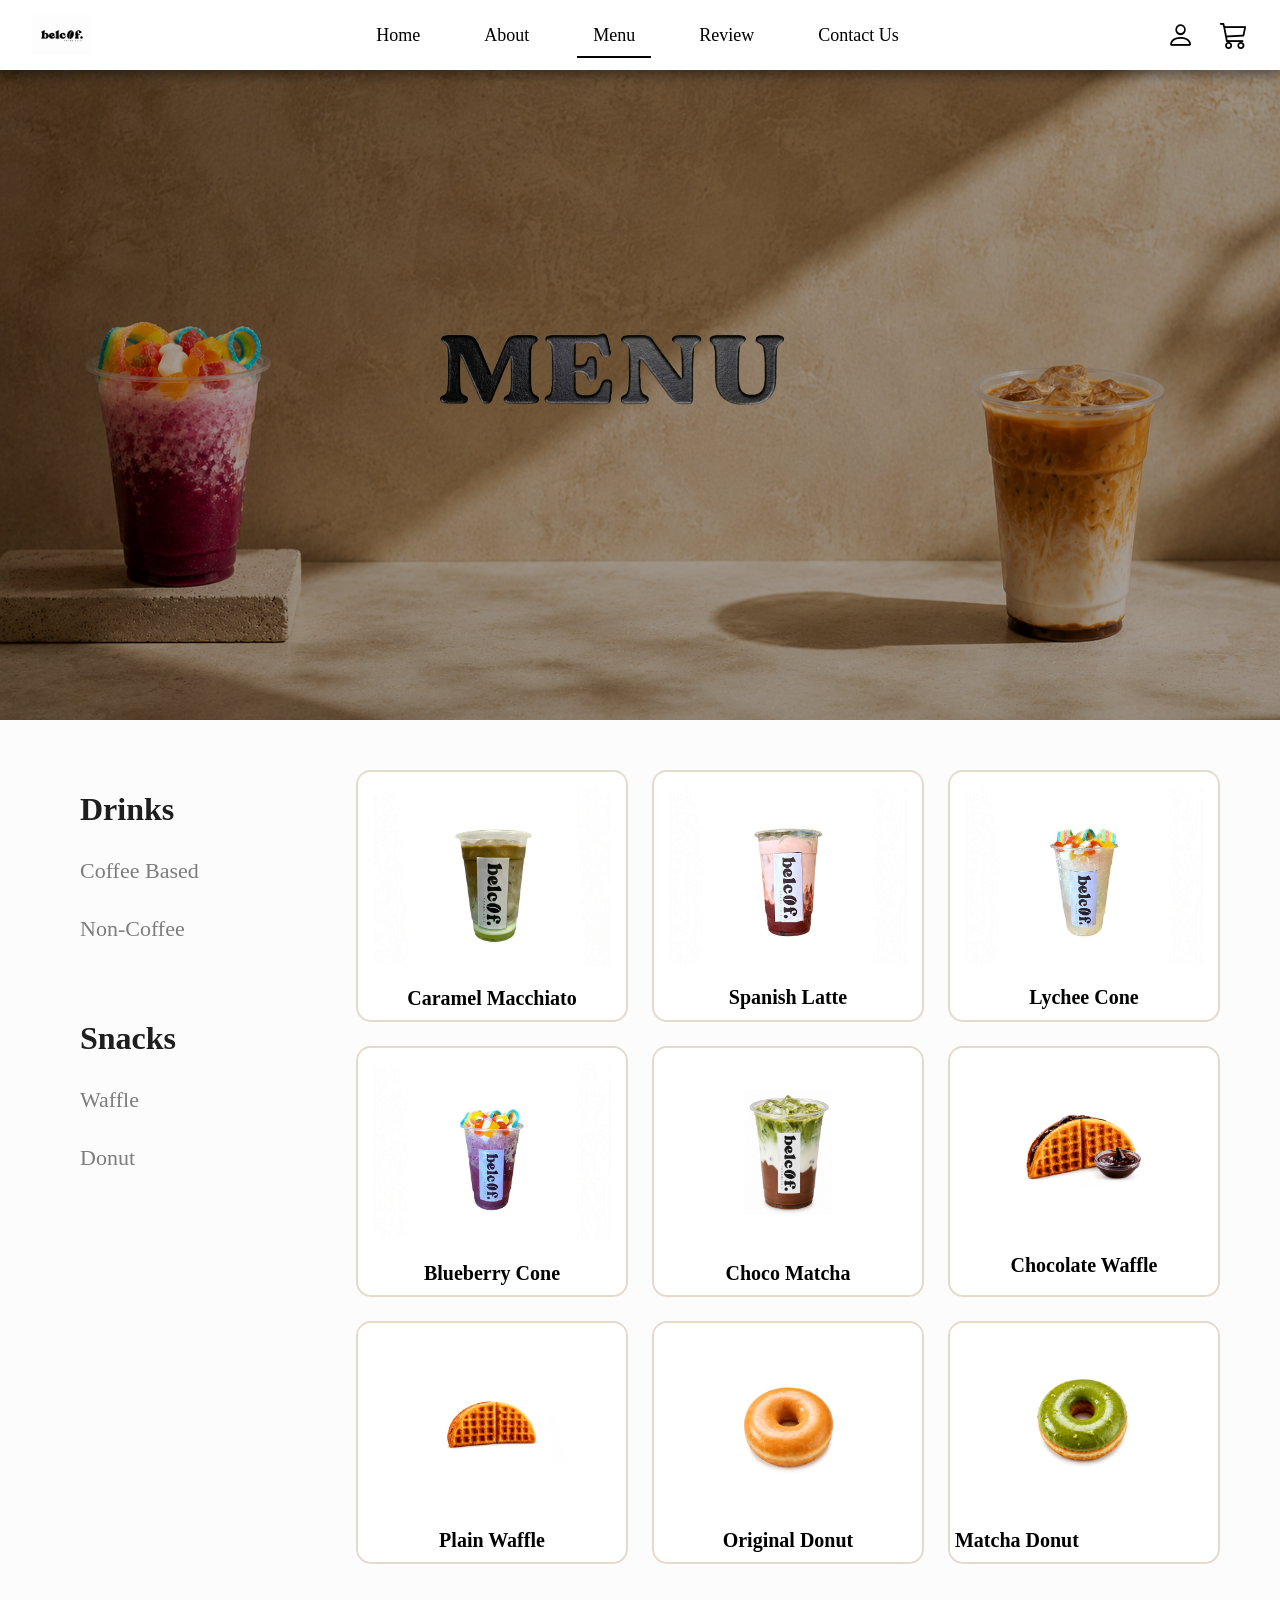
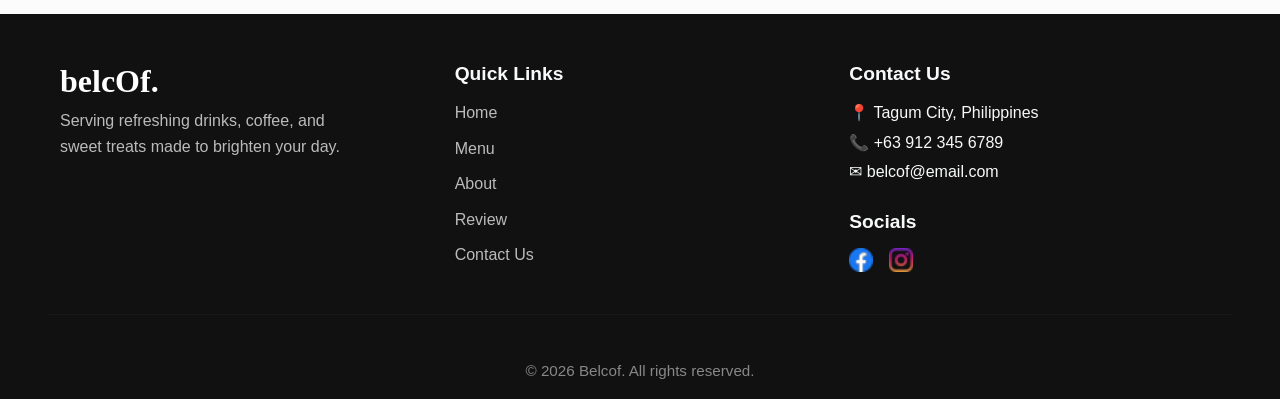
<file: projects/HTML FILES 1FINAL/HTML FILES/menu.html>
<html lang="en">

<head>
  <meta charset="UTF-8">
  <meta name="viewport" content="width=device-width, initial-scale=1.0">
  <link href="https://cdn.jsdelivr.net/npm/bootstrap@5.3.8/dist/css/bootstrap.min.css" rel="stylesheet">
  <script src="https://cdn.jsdelivr.net/npm/bootstrap@5.3.8/dist/js/bootstrap.bundle.min.js"></script>
  <link rel="stylesheet" href="https://cdn.jsdelivr.net/npm/bootstrap-icons@1.11.3/font/bootstrap-icons.min.css">
  <link rel="stylesheet" href="cafe.css">

  <title>Belcof-Menu</title>
  <link rel="icon" href="belcof.jpg">
</head>

<body>

  <nav class="navbar navbar-expand-lg  fixed-top">
    <div class="container-fluid">

      <a class="navbar-brand" href="cafe.html">
        <img src="belcofw.png" alt="Logo" style="width:60px; height:40px; object-fit:cover;">
      </a>


      <button class="navbar-toggler" type="button" data-bs-toggle="collapse" data-bs-target="#navbarNav"
        aria-controls="navbarNav" aria-expanded="false" aria-label="Toggle navigation">
        <span class="navbar-toggler-icon"></span>
      </button>

      <div class="collapse navbar-collapse" id="navbarNav">
        <ul class="navbar-nav mx-auto">
          <li class="nav-item px-lg-3">
            <a class="nav-link  text-dark" href="cafe.html">Home</a>
          </li>
          <li class="nav-item px-lg-3">
            <a class="nav-link text-dark" href="about.html">About</a>
          </li>
          <li class="nav-item px-lg-3">
            <a class="nav-link active" href="menu.html">Menu</a>
          </li>
          <li class="nav-item px-lg-3">
            <a class="nav-link text-dark" href="rating.html">Review</a>
          </li>
          <li class="nav-item px-lg-3">
            <a class="nav-link text-dark" href="contact.html">Contact Us</a>
          </li>
        </ul>

        <div class="navbar-icons">
          <i class="bi bi-person"></i>
          <i class="bi bi-cart3"></i>
        </div>

      </div>
    </div>
  </nav>


  <!-- hero -->
  <section class="hero2">
    <div class="container">
      <div class="row justify-content-center">
        <div class="col-lg-6 col-md-8 text-center">

          <div class="hero-content">
            <h1 class="hero-title">
              <img src="MENU-removebg-preview.png" alt="">
            </h1>
          </div>

        </div>
      </div>
    </div>
  </section>




  <section class="menu-section">

    <div class="container">

      <div class="row">

        <!-- LEFT SIDEBAR -->
        <div class="col-lg-3">

          <div class="side-menu">

            <h3>Drinks</h3>

            <ul>
              <li><a href="icedcoffee.html" class="sidem">Coffee Based</a></li>
              <li><a href="noncoffee.html" class="sidem">Non-Coffee</a></li>
            </ul>

            <br>
            <br>

            <h3>Snacks</h3>

            <ul class="sidem">
              <li><a href="waffle.html" class="sidem">Waffle</a></li>
              <li><a href="donut.html" class="sidem">Donut</a></li>
            </ul>

          </div>

        </div>

        <!-- Card 1-->

        <div class="col-lg-9">

          <div class="row g-4">

            <div class="col-lg-4 col-md-6">

              <div class="coffee-card">

                <img src="bel2.jpg" alt="coffee">

                <div class="product-preview">

                  <h5>Caramel Macchiato</h5>

                  <p class="preview-price">₱35.00</p>

                  <div class="sizes">

                    <span>Small</span>
                    <span>Medium</span>
                    <span>Large</span>

                  </div>
                  <button class="preview-btn">
                    Order Now
                  </button>
                </div>
                <div class="card-body text-center">
                  <h5>Caramel Macchiato</h5>


                </div>

              </div>

            </div>

            <!-- Card 2 -->
            <div class="col-lg-4 col-md-6">

              <div class="coffee-card">

                <img src="bel4.jpg" alt="coffee">

                <div class="product-preview">

                  <h5>Spanish Latte</h5>

                  <p class="preview-price">₱35.00</p>

                  <div class="sizes">
                    <span>Small</span>
                    <span>Medium</span>
                    <span>Large</span>
                  </div>

                  <button class="preview-btn">
                    Order Now
                  </button>

                </div>
                <div class="card-body text-center">

                  <h5>Spanish Latte</h5>

                </div>

              </div>

            </div>

            <!-- Card 3 -->

            <div class="col-lg-4 col-md-6">

              <div class="coffee-card">

                <img src="bel6.jpg" alt="coffee">

                <div class="product-preview">

                  <h5>Lychee Cone</h5>

                  <p class="preview-price">₱35.00</p>

                  <div class="sizes">
                    <span>Small</span>
                    <span>Medium</span>
                    <span>Large</span>
                  </div>

                  <button class="preview-btn">
                    Order Now
                  </button>

                </div>
                <div class="card-body text-center">

                  <h5>Lychee Cone</h5>

                </div>

              </div>

            </div>

            <!-- Card 4 -->

            <div class="col-lg-4 col-md-6">

              <div class="coffee-card">

                <img src="bel8.jpg" alt="coffee">

                <div class="product-preview">

                  <h5>Blueberry Cone</h5>

                  <p class="preview-price">₱35.00</p>

                  <div class="sizes">
                    <span>Small</span>
                    <span>Medium</span>
                    <span>Large</span>
                  </div>

                  <button class="preview-btn">
                    Order Now
                  </button>

                </div>
                <div class="card-body text-center">

                  <h5>Blueberry Cone</h5>

                </div>

              </div>

            </div>

            <!-- Card 5 -->

            <div class="col-lg-4 col-md-6">

              <div class="coffee-card">

                <img src="bel10.png" alt="coffee">

                <div class="product-preview">

                  <h5>Choco Matcha</h5>

                  <p class="preview-price">₱35.00</p>

                  <div class="sizes">
                    <span>Small</span>
                    <span>Medium</span>
                    <span>Large</span>
                  </div>

                  <button class="preview-btn">
                    Order Now
                  </button>

                </div>
                <div class="card-body text-center">

                  <h5>Choco Matcha</h5>

                </div>

              </div>

            </div>

            <!-- Card 6 -->

            <div class="col-lg-4 col-md-6">

              <div class="coffee-card">

                <img src="waffle_product_2.png" alt="waffle">

                <div class="product-preview">

                  <h5>Chocolate Waffle</h5>

                  <p class="preview-price">₱35.00</p>

                  <button class="preview-btn">
                    Order Now
                  </button>

                </div>

                <div class="card-body text-center">

                  <h5>Chocolate Waffle</h5>

                </div>

              </div>

            </div>

            <!-- Card 7 -->

            <div class="col-lg-4 col-md-6">

              <div class="coffee-card">

                <img src="waffle_product_4.png" alt="waffle">

                <div class="product-preview">

                  <h5>Plain Waffle</h5>

                  <p class="preview-price">₱35.00</p>

                  <button class="preview-btn">
                    Order Now
                  </button>

                </div>

                <div class="card-body text-center">

                  <h5>Plain Waffle</h5>

                </div>

              </div>

            </div>

            <!-- Card 8 -->

            <div class="col-lg-4 col-md-6">

              <div class="coffee-card">

                <img src="donut_product_2.png" alt="donut">

                <div class="product-preview">

                  <h5>Original Donut</h5>

                  <p class="preview-price">₱20.00</p>


                  <button class="preview-btn">
                    Order Now
                  </button>

                </div>

                <div class="card-body text-center">

                  <h5>Original Donut</h5>


                </div>

              </div>

            </div>

            <!-- Card 9 -->

            <div class="col-lg-4 col-md-6">

              <div class="coffee-card">

                <img src="donut_product_4.png" alt="donut">

                <div class="product-preview">

                  <h5>Matcha Donut</h5>

                  <p class="preview-price">₱20.00</p>

                  <button class="preview-btn">
                    Order Now
                  </button>

                </div>

                <div class="card-body">

                  <h5>Matcha Donut</h5>


                </div>

              </div>

            </div>


          </div>

        </div>

      </div>

    </div>

  </section>

  <!-- Footer -->

  <footer class="footer-section text-light pt-5 pb-3 mt-auto">
    <div class="container">
      <div class="row gy-4">
        <div class="col-lg-4">
          <h3 class="footer-logo">belcOf.</h3>
          <p class="footer-text">
            Serving refreshing drinks, coffee, and sweet treats made
            to brighten your day.
          </p>
        </div>
        <div class="col-lg-4">
          <h5 class="footer-title">Quick Links</h5>

          <ul class="footer-links list-unstyled">
            <li><a href="cafe.html">Home</a></li>
            <li><a href="menu.html">Menu</a></li>
            <li><a href="about.html">About</a></li>
            <li><a href="rating.html">Review</a></li>
            <li><a href="contact.html">Contact Us</a></li>
          </ul>
        </div>

        <div class="col-lg-4">
          <h5 class="footer-title">Contact Us</h5>

          <p class="mb-1">📍 Tagum City, Philippines</p>
          <p class="mb-1">📞 +63 912 345 6789</p>
          <p class="mb-0">✉ belcof@email.com</p>

          <br>

          <div class="footer-socials">
            <h5 class="footer-title">Socials</h5>

            <div class="social-icons d-flex align-items-center gap-3">

              <a href="" target="_blank">
                <img src="facebook (2).png" alt="Facebook">
              </a>

              <a href="" target="_blank">
                <img src="instagram.png" alt="Instagram">
              </a>

            </div>

          </div>

        </div>

        <hr class="footer-line">

        <div class="text-center">
          <p class="mb-0 copyright">
            &copy; 2026 Belcof. All rights reserved.
          </p>
        </div>
      </div>
  </footer>
</body>

</html>
</file>
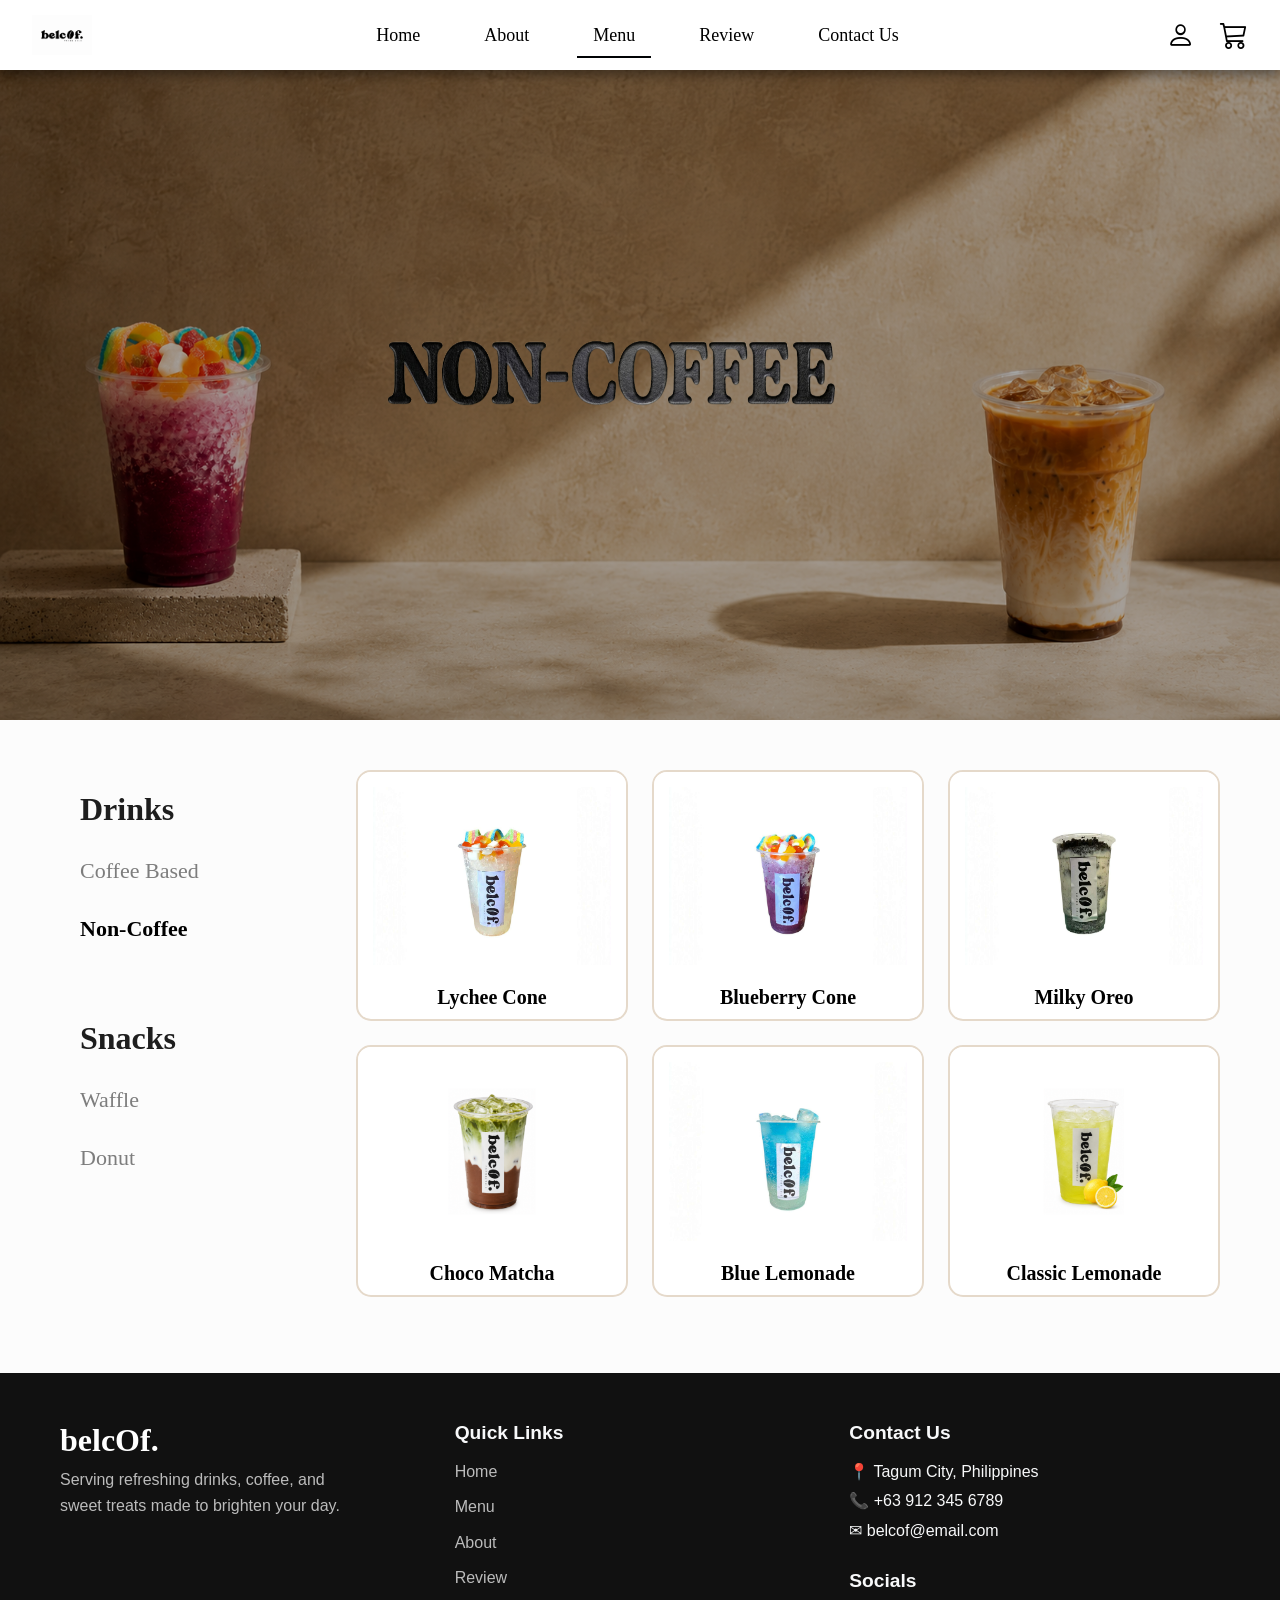
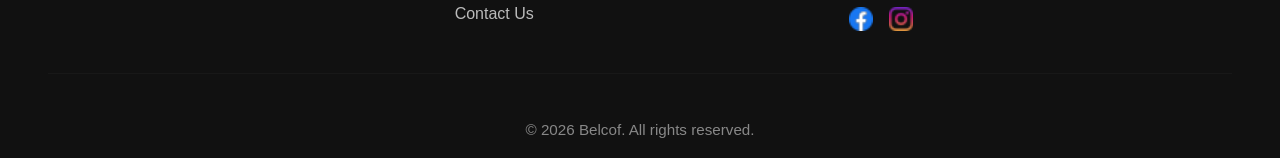
<file: projects/HTML FILES 1FINAL/HTML FILES/noncoffee.html>
<html lang="en">

<head>
  <meta charset="UTF-8">
  <meta name="viewport" content="width=device-width, initial-scale=1.0">
  <link href="https://cdn.jsdelivr.net/npm/bootstrap@5.3.8/dist/css/bootstrap.min.css" rel="stylesheet">
  <script src="https://cdn.jsdelivr.net/npm/bootstrap@5.3.8/dist/js/bootstrap.bundle.min.js"></script>
  <link rel="stylesheet" href="https://cdn.jsdelivr.net/npm/bootstrap-icons@1.11.3/font/bootstrap-icons.min.css">
  <link rel="stylesheet" href="cafe.css">

  <title>Belcof-Menu</title>
  <link rel="icon" href="belcof.jpg">
</head>

<body>

  <nav class="navbar navbar-expand-lg  fixed-top">
    <div class="container-fluid">

      <a class="navbar-brand" href="cafe.html">
        <img src="belcofw.png" alt="Logo" style="width:60px; height:40px; object-fit:cover;">
      </a>


      <button class="navbar-toggler" type="button" data-bs-toggle="collapse" data-bs-target="#navbarNav"
        aria-controls="navbarNav" aria-expanded="false" aria-label="Toggle navigation">
        <span class="navbar-toggler-icon"></span>
      </button>

      <div class="collapse navbar-collapse" id="navbarNav">
        <ul class="navbar-nav mx-auto">
          <li class="nav-item px-lg-3">
            <a class="nav-link  text-dark" href="cafe.html">Home</a>
          </li>
          <li class="nav-item px-lg-3">
            <a class="nav-link text-dark" href="about.html">About</a>
          </li>
          <li class="nav-item px-lg-3">
            <a class="nav-link active text-dark" href="menu.html">Menu</a>
          </li>
          <li class="nav-item px-lg-3">
            <a class="nav-link text-dark" href="rating.html">Review</a>
          </li>
          <li class="nav-item px-lg-3">
            <a class="nav-link text-dark" href="contact.html">Contact Us</a>
          </li>
        </ul>

        <div class="navbar-icons">
          <i class="bi bi-person"></i>
          <i class="bi bi-cart3"></i>
        </div>

      </div>
    </div>
  </nav>


  <!-- hero -->
  <section class="hero2">
    <div class="container">
      <div class="row justify-content-center">
        <div class="col-lg-6 col-md-8 text-center">

          <div class="hero-content">
            <h1 class="hero-title">
              <img src="NONCOF-removebg-preview.png" alt="">
            </h1>
          </div>

        </div>
      </div>
    </div>
  </section>



  <section class="menu-section">

    <div class="container">

      <div class="row">

        <!--SIDEBAR -->
        <div class="col-lg-3">

          <div class="side-menu">

            <h3>Drinks</h3>

            <ul>
              <li><a href="icedcoffee.html" class="sidem">Coffee Based</a></li>
              <li><a href="noncoffee.html" class="active">Non-Coffee</a></li>
            </ul>

            <br>
            <br>

            <h3>Snacks</h3>

            <ul>
              <li><a href="waffle.html" class="sidem">Waffle</a></li>
              <li><a href="donut.html" class="sidem">Donut</a></li>
            </ul>

          </div>

        </div>

        <div class="col-lg-9">

          <div class="row g-4">

            <!-- CARD 1 -->
            <div class="col-lg-4 col-md-6">

              <div class="coffee-card">

                <img src="bel6.jpg" alt="coffee">

                <div class="product-preview">

                  <h5>Lychee Cone</h5>

                  <p class="preview-price">₱35.00</p>

                  <div class="sizes">
                    <span>Small</span>
                    <span>Medium</span>
                    <span>Large</span>
                  </div>

                  <button class="preview-btn">
                    Order Now
                  </button>

                </div>

                <div class="card-body text-center">

                  <h5>Lychee Cone</h5>

                </div>

              </div>

            </div>

            <!-- Card 2 -->

            <div class="col-lg-4 col-md-6">

              <div class="coffee-card">

                <img src="bel8.jpg" alt="coffee">

                <div class="product-preview">

                  <h5>Blueberry Cone</h5>

                  <p class="preview-price">₱35.00</p>

                  <div class="sizes">
                    <span>Small</span>
                    <span>Medium</span>
                    <span>Large</span>
                  </div>

                  <button class="preview-btn">
                    Order Now
                  </button>

                </div>

                <div class="card-body text-center">

                  <h5>Blueberry Cone</h5>

                </div>

              </div>

            </div>

            <!-- Card 3 -->
            <div class="col-lg-4 col-md-6">

              <div class="coffee-card">

                <img src="bel7.jpg" alt="coffee">

                <div class="product-preview">

                  <h5>Milky Oreo</h5>

                  <p class="preview-price">₱35.00</p>

                  <div class="sizes">
                    <span>Small</span>
                    <span>Medium</span>
                    <span>Large</span>
                  </div>

                  <button class="preview-btn">
                    Order Now
                  </button>

                </div>

                <div class="card-body text-center">

                  <h5>Milky Oreo</h5>

                </div>

              </div>

            </div>

            <!-- Card 4 -->
            <div class="col-lg-4 col-md-6">

              <div class="coffee-card">

                <img src="bel10.png" alt="coffee">

                <div class="product-preview">

                  <h5>Choco Matcha</h5>

                  <p class="preview-price">₱35.00</p>

                  <div class="sizes">
                    <span>Small</span>
                    <span>Medium</span>
                    <span>Large</span>
                  </div>

                  <button class="preview-btn">
                    Order Now
                  </button>

                </div>

                <div class="card-body text-center">

                  <h5>Choco Matcha</h5>

                </div>

              </div>

            </div>

            <!-- Card 5 -->

            <div class="col-lg-4 col-md-6">

              <div class="coffee-card">

                <img src="bel9.jpg" alt="coffee">

                <div class="product-preview">

                  <h5>Blue Lemonade</h5>

                  <p class="preview-price">₱35.00</p>

                  <div class="sizes">
                    <span>Small</span>
                    <span>Medium</span>
                    <span>Large</span>
                  </div>

                  <button class="preview-btn">
                    Order Now
                  </button>

                </div>

                <div class="card-body text-center">

                  <h5>Blue Lemonade</h5>

                </div>

              </div>

            </div>

            <!--Card 6  -->
            <div class="col-lg-4 col-md-6">

              <div class="coffee-card">

                <img src="bel11.png" alt="coffee">
                <div class="product-preview">

                  <h5>Classic Lemonade</h5>

                  <p class="preview-price">₱35.00</p>

                  <div class="sizes">
                    <span>Small</span>
                    <span>Medium</span>
                    <span>Large</span>
                  </div>

                  <button class="preview-btn">
                    Order Now
                  </button>

                </div>

                <div class="card-body text-center">

                  <h5>Classic Lemonade</h5>

                </div>

              </div>

            </div>

          </div>

        </div>

      </div>

    </div>

  </section>

  <br>

  <footer class="footer-section text-light pt-5 pb-3 mt-auto">
    <div class="container">
      <div class="row gy-4">
        <div class="col-lg-4">
          <h3 class="footer-logo">belcOf.</h3>
          <p class="footer-text">
            Serving refreshing drinks, coffee, and sweet treats made
            to brighten your day.
          </p>
        </div>
        <div class="col-lg-4">
          <h5 class="footer-title">Quick Links</h5>

          <ul class="footer-links list-unstyled">
            <li><a href="cafe.html">Home</a></li>
            <li><a href="menu.html">Menu</a></li>
            <li><a href="about.html">About</a></li>
            <li><a href="rating.html">Review</a></li>
            <li><a href="contact.html">Contact Us</a></li>
          </ul>
        </div>

        <div class="col-lg-4">
          <h5 class="footer-title">Contact Us</h5>

          <p class="mb-1">📍 Tagum City, Philippines</p>
          <p class="mb-1">📞 +63 912 345 6789</p>
          <p class="mb-0">✉ belcof@email.com</p>

          <br>

          <div class="footer-socials">
            <h5 class="footer-title">Socials</h5>

            <div class="social-icons d-flex align-items-center gap-3">

              <a href="" target="_blank">
                <img src="facebook (2).png" alt="Facebook">
              </a>

              <a href="" target="_blank">
                <img src="instagram.png" alt="Instagram">
              </a>

            </div>

          </div>

        </div>

        <hr class="footer-line">

        <div class="text-center">
          <p class="mb-0 copyright">
            &copy; 2026 Belcof. All rights reserved.
          </p>
        </div>
      </div>
  </footer>

</body>

</html>
</file>
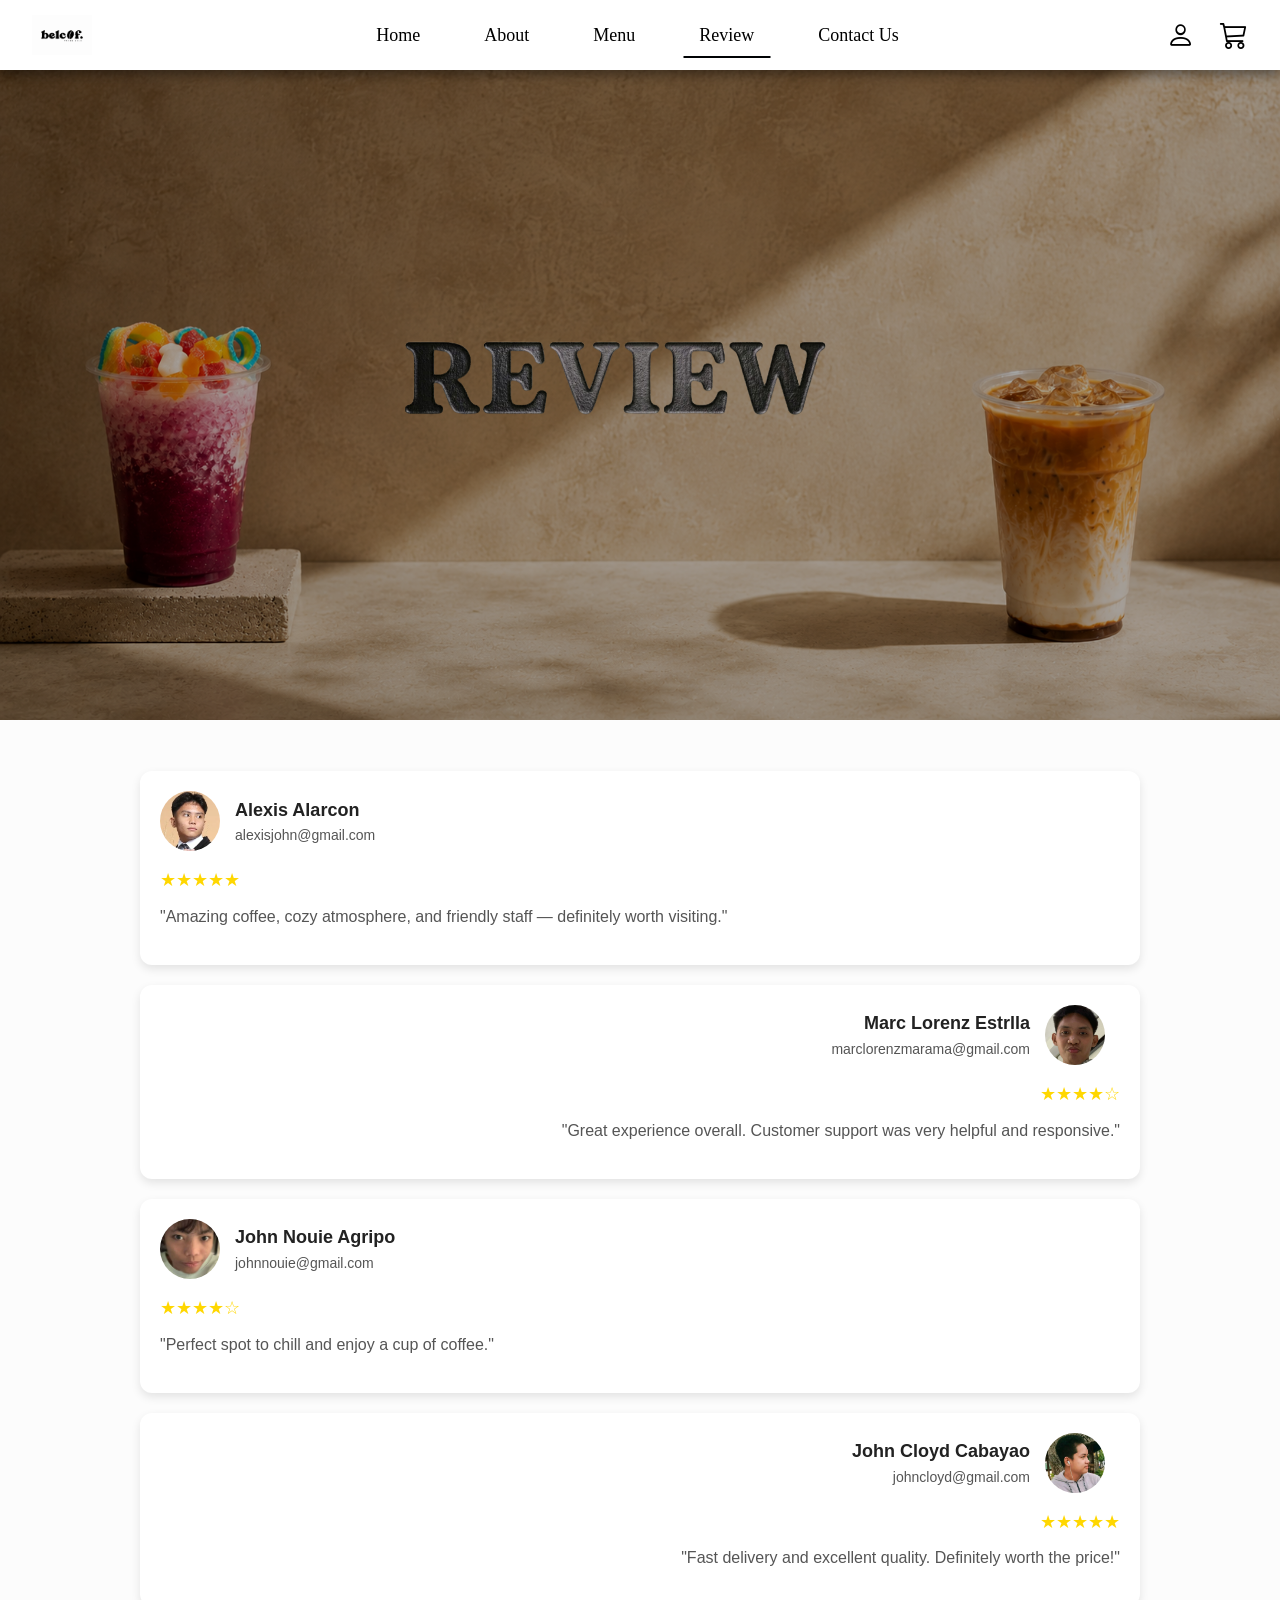
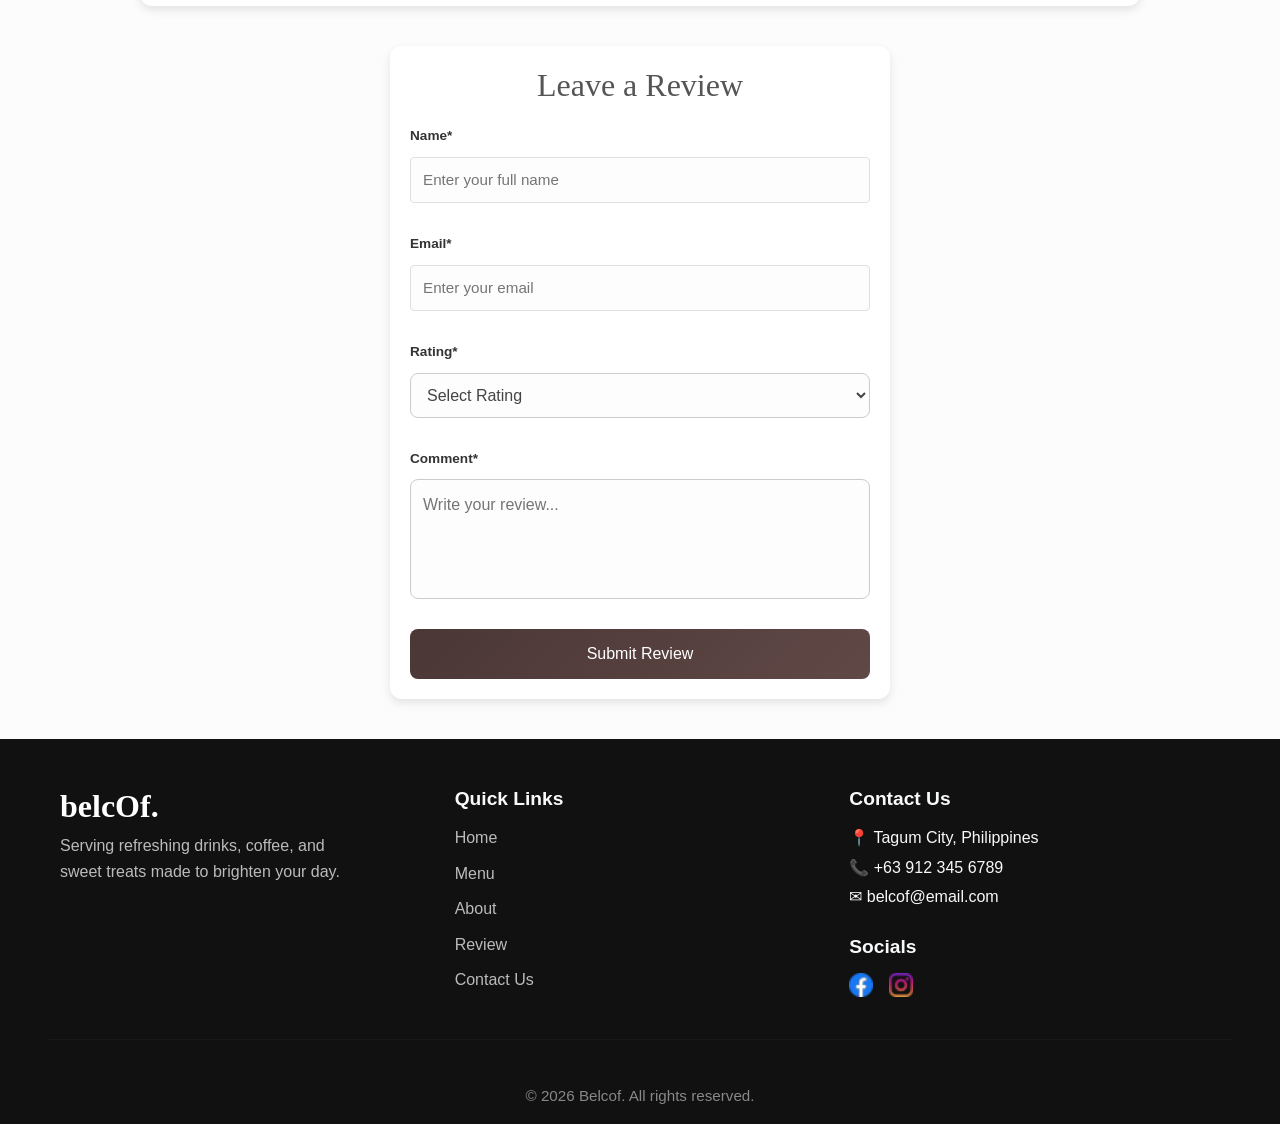
<file: projects/HTML FILES 1FINAL/HTML FILES/rating.html>
<html lang="en">

<head>
  <meta charset="UTF-8">
  <meta name="viewport" content="width=device-width, initial-scale=1.0">
  <link href="https://cdn.jsdelivr.net/npm/bootstrap@5.3.8/dist/css/bootstrap.min.css" rel="stylesheet">
  <script src="https://cdn.jsdelivr.net/npm/bootstrap@5.3.8/dist/js/bootstrap.bundle.min.js"></script>
  <link rel="stylesheet" href="https://cdn.jsdelivr.net/npm/bootstrap-icons@1.11.3/font/bootstrap-icons.min.css">

  <link rel="stylesheet" href="cafe.css">

  <title>Belcof-Review</title>
  <link rel="icon" href="belcof.jpg">
</head>

<body>

  <nav class="navbar navbar-expand-lg  fixed-top">
    <div class="container-fluid">

      <a class="navbar-brand" href="cafe.html">
        <img src="belcofw.png" alt="Logo" style="width:60px; height:40px; object-fit:cover;">
      </a>


      <button class="navbar-toggler" type="button" data-bs-toggle="collapse" data-bs-target="#navbarNav"
        aria-controls="navbarNav" aria-expanded="false" aria-label="Toggle navigation">
        <span class="navbar-toggler-icon"></span>
      </button>

      <div class="collapse navbar-collapse" id="navbarNav">
        <ul class="navbar-nav mx-auto">
          <li class="nav-item px-lg-3">
            <a class="nav-link  text-dark" href="cafe.html">Home</a>
          </li>
          <li class="nav-item px-lg-3">
            <a class="nav-link text-dark" href="about.html">About</a>
          </li>
          <li class="nav-item px-lg-3">
            <a class="nav-link  text-dark" href="menu.html">Menu</a>
          </li>
          <li class="nav-item px-lg-3">
            <a class="nav-link active text-dark" href="rating.html">Review</a>
          </li>
          <li class="nav-item px-lg-3">
            <a class="nav-link text-dark" href="contact.html">Contact Us</a>
          </li>
        </ul>

        <div class="navbar-icons">
          <i class="bi bi-person"></i>
          <i class="bi bi-cart3"></i>
        </div>

      </div>
    </div>
  </nav>

  <section class="hero2">
    <div class="container">
      <div class="row justify-content-center">
        <div class="col-lg-6 col-md-8 text-center">

          <div class="hero-content">
            <h1 class="hero-title">
              <img src="rev-removebg-preview.png" alt="coffee">
            </h1>
          </div>

        </div>
      </div>
    </div>
  </section>



  <br>
  <br>

  <div class="reviews-container">

    <div class="review-card">
      <div class="profile">
        <img src="Alexis.png" alt="User">
        <div>
          <div class="name">Alexis Alarcon</div>
          <small>alexisjohn@gmail.com</small>
        </div>
      </div>

      <div class="stars">★★★★★</div>

      <p class="review-text">
        "Amazing coffee, cozy atmosphere, and friendly staff — definitely worth visiting."
      </p>
    </div>

    <div class="review-card">
      <div class="profile">
        <img src="marc.png" alt="User">
        <div>
          <div class="name">Marc Lorenz Estrlla</div>
          <small>marclorenzmarama@gmail.com</small>
        </div>
      </div>

      <div class="stars">★★★★☆</div>

      <p class="review-text">
        "Great experience overall. Customer support was very helpful
        and responsive."
      </p>
    </div>


    <div class="review-card">
      <div class="profile">
        <img src="agripo.png" alt="User">
        <div>
          <div class="name">John Nouie Agripo</div>
          <small>johnnouie@gmail.com</small>
        </div>
      </div>

      <div class="stars">★★★★☆</div>

      <p class="review-text">
        "Perfect spot to chill and enjoy a cup of coffee."
      </p>
    </div>

    <div class="review-card">
      <div class="profile">
        <img src="cloyd.png" alt="User">
        <div>
          <div class="name">John Cloyd Cabayao</div>
          <small>johncloyd@gmail.com</small>
        </div>
      </div>

      <div class="stars">★★★★★</div>

      <p class="review-text">
        "Fast delivery and excellent quality. Definitely worth the price!"
      </p>
    </div>

  </div>

  <!-- REVIEW INPUT -->
  <div class="review-form-container">

    <h2>Leave a Review</h2>

    <form id="reviewForm">

      <div class="form-group">
        <label for="name">Name*</label>
        <input type="text" id="name" placeholder="Enter your full name" required>
      </div>

      <div class="form-group">
        <label for="email">Email*</label>
        <input type="email" id="email" placeholder="Enter your email" required>
      </div>

      <div class="form-group">
        <label for="rating">Rating*</label>
        <select id="rating" required>
          <option value="">Select Rating</option>
          <option value="★★★★★">5 Stars ★★★★★</option>
          <option value="★★★★☆">4 Stars ★★★★☆</option>
          <option value="★★★☆☆">3 Stars ★★★☆☆</option>
          <option value="★★☆☆☆">2 Stars ★★☆☆☆</option>
          <option value="★☆☆☆☆">1 Star ★☆☆☆☆</option>
        </select>
      </div>

      <div class="form-group">
        <label for="reviewText">Comment*</label>
        <textarea id="reviewText" placeholder="Write your review..." required></textarea>
      </div>

      <button type="submit">Submit Review</button>

    </form>

  </div>

  <footer class="footer-section text-light pt-5 pb-3 mt-auto">
    <div class="container">
      <div class="row gy-4">
        <div class="col-lg-4">
          <h3 class="footer-logo">belcOf.</h3>
          <p class="footer-text">
            Serving refreshing drinks, coffee, and sweet treats made
            to brighten your day.
          </p>
        </div>
        <div class="col-lg-4">
          <h5 class="footer-title">Quick Links</h5>

          <ul class="footer-links list-unstyled">
            <li><a href="cafe.html">Home</a></li>
            <li><a href="menu.html">Menu</a></li>
            <li><a href="about.html">About</a></li>
            <li><a href="rating.html">Review</a></li>
            <li><a href="contact.html">Contact Us</a></li>
          </ul>
        </div>

        <div class="col-lg-4">
          <h5 class="footer-title">Contact Us</h5>

          <p class="mb-1">📍 Tagum City, Philippines</p>
          <p class="mb-1">📞 +63 912 345 6789</p>
          <p class="mb-0">✉ belcof@email.com</p>

          <br>

          <div class="footer-socials">
            <h5 class="footer-title">Socials</h5>

            <div class="social-icons d-flex align-items-center gap-3">

              <a href="" target="_blank">
                <img src="facebook (2).png" alt="Facebook">
              </a>

              <a href="" target="_blank">
                <img src="instagram.png" alt="Instagram">
              </a>

            </div>

          </div>

        </div>

        <hr class="footer-line">

        <div class="text-center">
          <p class="mb-0 copyright">
            &copy; 2026 Belcof. All rights reserved.
          </p>
        </div>
      </div>
  </footer>

</body>

</html>
</file>
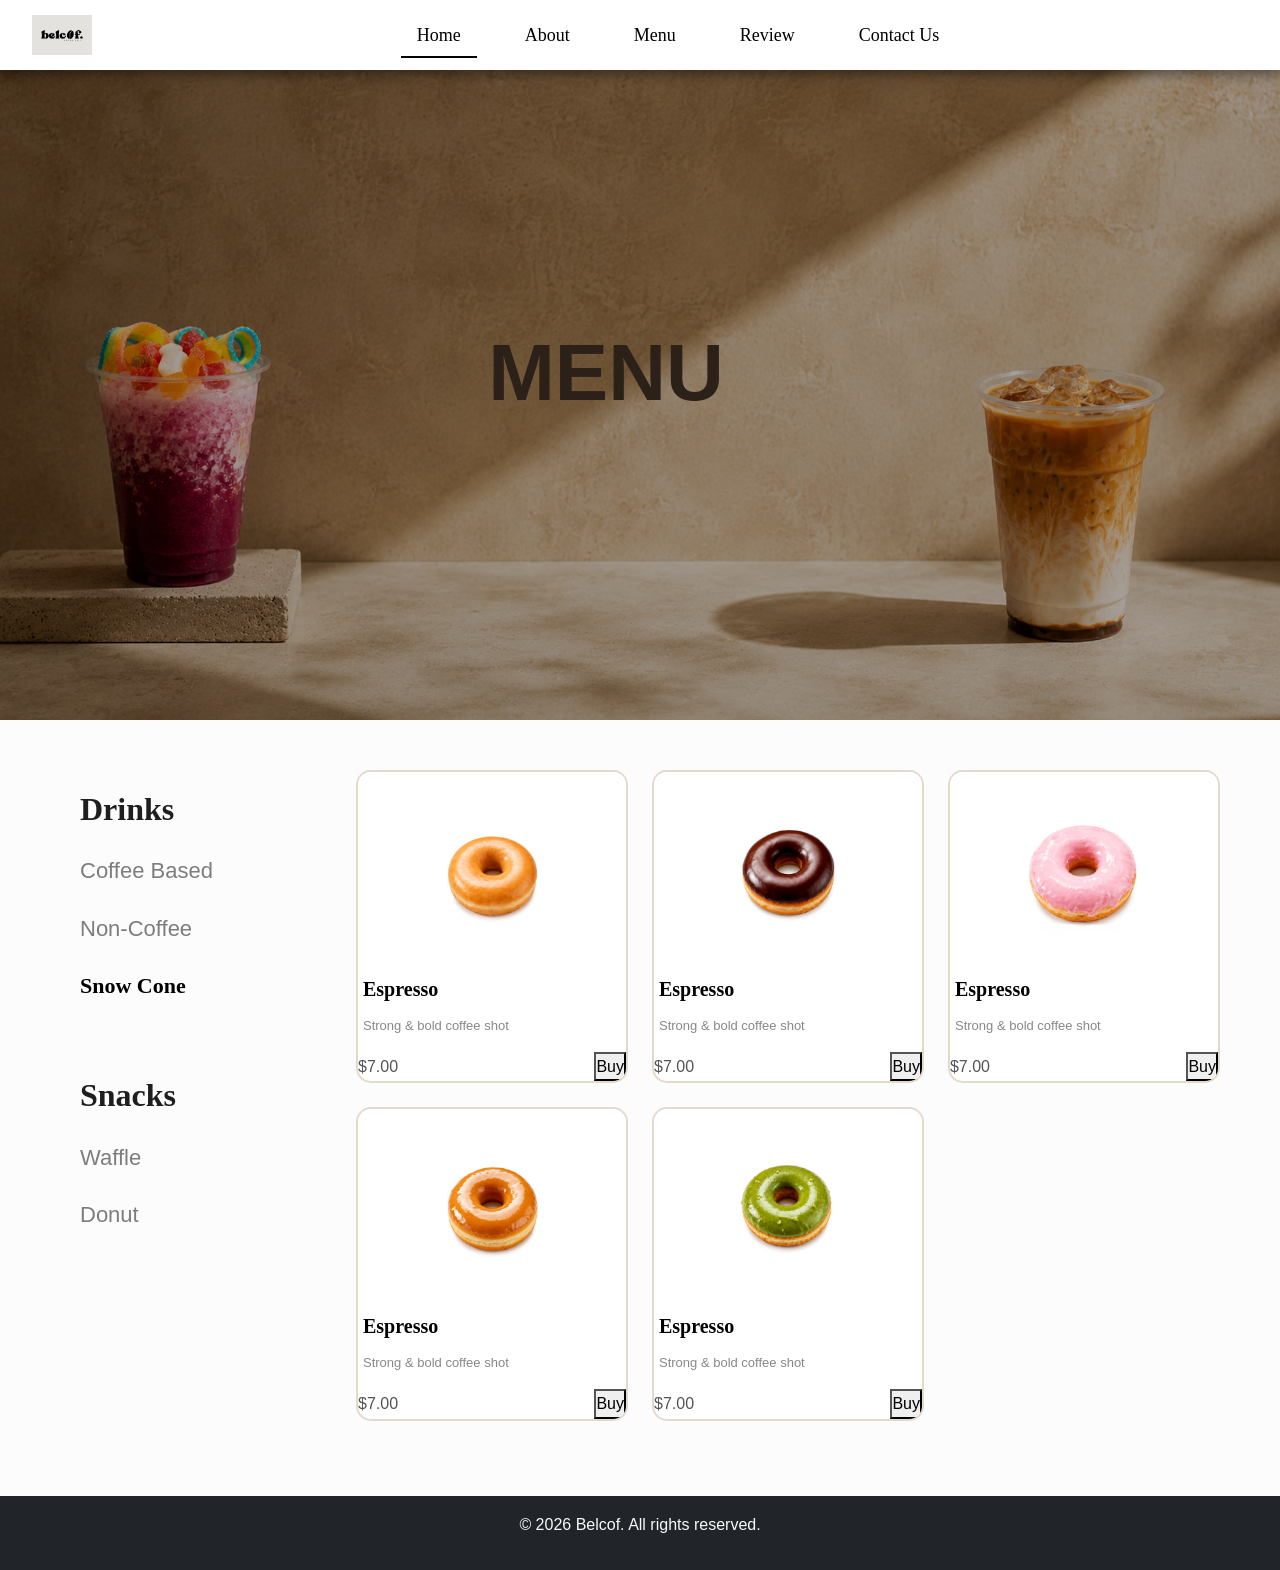
<file: projects/HTML FILES 1FINAL/HTML FILES/snow.html>
<html lang="en">
<head>
    <meta charset="UTF-8">
    <meta name="viewport" content="width=device-width, initial-scale=1.0">
<link href="https://cdn.jsdelivr.net/npm/bootstrap@5.3.8/dist/css/bootstrap.min.css" rel="stylesheet">
<script src="https://cdn.jsdelivr.net/npm/bootstrap@5.3.8/dist/js/bootstrap.bundle.min.js"></script>
<link rel="stylesheet" href="cafe.css">

    <title>Belcof-Menu</title>
     <link rel="icon" type="" href="belcof.jpg">
</head>
<body>
    
<nav class="navbar navbar-expand-lg  fixed-top">
  <div class="container-fluid">
   
    <a class="navbar-brand" href="cafe.html">
    <img src="belcof.jpg" 
    alt="Logo" 
    style="width:60px; height:40px; object-fit:cover;">
    </a>

  
    <button class="navbar-toggler" type="button" data-bs-toggle="collapse" data-bs-target="#navbarNav" aria-controls="navbarNav" aria-expanded="false" aria-label="Toggle navigation">
      <span class="navbar-toggler-icon"></span>
    </button>

    <div class="collapse navbar-collapse" id="navbarNav">
      <ul class="navbar-nav mx-auto">
        <li class="nav-item px-lg-3">
          <a class="nav-link active text-dark" href="cafe.html">Home</a>
        </li>
        <li class="nav-item px-lg-3">
          <a class="nav-link text-dark" href="about.html">About</a>
        </li>
        <li class="nav-item px-lg-3">
          <a class="nav-link text-dark" href="menu.html">Menu</a>
        </li>
        <li class="nav-item px-lg-3">
          <a class="nav-link text-dark" href="rating.html">Review</a>
        </li>
        <li class="nav-item px-lg-3">
          <a class="nav-link text-dark" href="contact.html">Contact Us</a>
        </li>
      </ul>
    </div>
  </div>
</nav>


<!-- hero -->
<section class="hero2">
  <div class="container">
    <div class="row justify-content-center">
      <div class="col-lg-6 col-md-8 text-center">
        
        <div class="hero-content">
          <h1 class="hero-title">MENU</h1>
        </div>

      </div>
    </div>
  </div>
</section>
</div>



<section class="menu-section">

  <div class="container">

    <div class="row">

      <!-- LEFT SIDEBAR -->
      <div class="col-lg-3">

        <div class="side-menu">

          <h3>Drinks</h3>

          <ul>
            <li><a href="icedcoffe.html">Coffee Based</a></li>
            <li><a href="noncoffee.html">Non-Coffee</a></li>
            <li><a href="snow.html" class="active">Snow Cone</a></li>
          </ul>

          <br>
          <br>

          <h3>Snacks</h3>

          <ul>
            <li><a href="waffle.html">Waffle</a></li>
            <li><a href="donut.html">Donut</a></li>
          </ul>

        </div>

      </div>

      <!-- RIGHT CARDS -->
      <div class="col-lg-9">

        <div class="row g-4">

          <!-- CARD -->
          <div class="col-lg-4 col-md-6">

            <div class="coffee-card">

              <img src="donut_product_2.png" alt="">

              <div class="card-body">

                <h5>Espresso</h5>

                <p class="coffee-type">
                  Strong & bold coffee shot
                </p>

                <div class="d-flex justify-content-between align-items-center">

                  <span class="price">$7.00</span>

                  <button class="start-btn">
                    Buy
                  </button>

                </div>

              </div>

            </div>

          </div>

        <div class="col-lg-4 col-md-6">

            <div class="coffee-card">

              <img src="donut_product_5.png" alt="">

              <div class="card-body">

                <h5>Espresso</h5>

                <p class="coffee-type">
                  Strong & bold coffee shot
                </p>

                <div class="d-flex justify-content-between align-items-center">

                  <span class="price">$7.00</span>

                  <button class="start-btn">
                    Buy
                  </button>

                </div>

              </div>

            </div>

          </div>

        <div class="col-lg-4 col-md-6">

            <div class="coffee-card">

              <img src="donut_product_1.png" alt="">

              <div class="card-body">

                <h5>Espresso</h5>

                <p class="coffee-type">
                  Strong & bold coffee shot
                </p>

                <div class="d-flex justify-content-between align-items-center">

                  <span class="price">$7.00</span>

                  <button class="start-btn">
                    Buy
                  </button>

                </div>

              </div>

            </div>

          </div>

        <div class="col-lg-4 col-md-6">

            <div class="coffee-card">

              <img src="donut_product_3.png" alt="">

              <div class="card-body">

                <h5>Espresso</h5>

                <p class="coffee-type">
                  Strong & bold coffee shot
                </p>

                <div class="d-flex justify-content-between align-items-center">

                  <span class="price">$7.00</span>

                  <button class="start-btn">
                    Buy
                  </button>

                </div>

              </div>

            </div>

          </div>

                    <div class="col-lg-4 col-md-6">

            <div class="coffee-card">

              <img src="donut_product_4.png" alt="">

              <div class="card-body">

                <h5>Espresso</h5>

                <p class="coffee-type">
                  Strong & bold coffee shot
                </p>

                <div class="d-flex justify-content-between align-items-center">

                  <span class="price">$7.00</span>

                  <button class="start-btn">
                    Buy
                  </button>

                </div>

              </div>

            </div>

          </div>

        </div>

      </div>

    </div>

  </div>

</section>








  <br>



    <footer class="bg-dark text-light text-center py-3 mt-auto">
        <div class="container-fluid">
            <p>&copy; 2026 Belcof. All rights reserved.</p>
        </div>
    </footer>

</body>
</html>
</file>
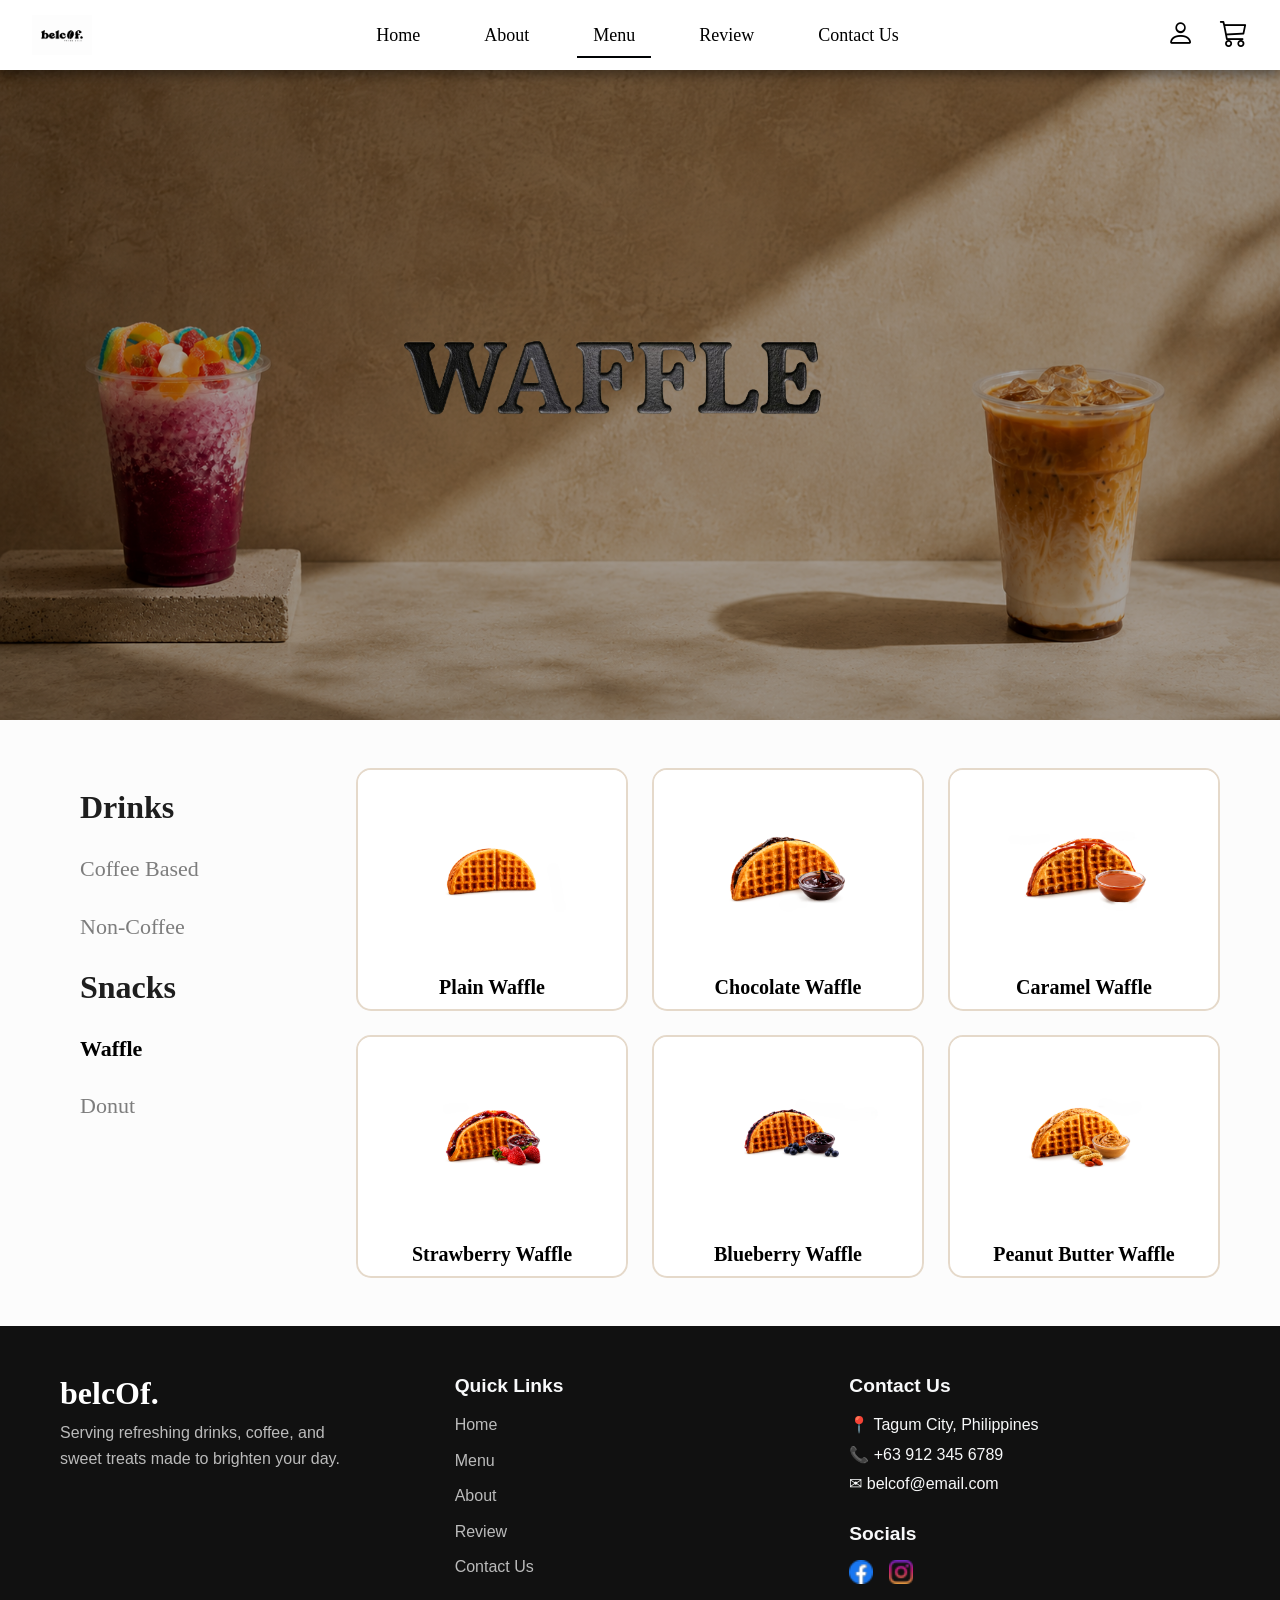
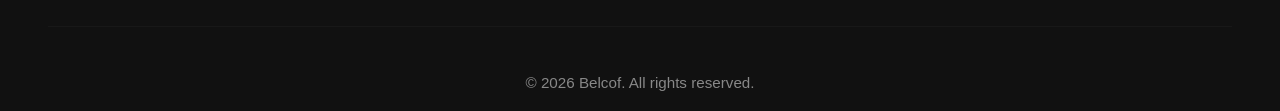
<file: projects/HTML FILES 1FINAL/HTML FILES/waffle.html>
<!DOCTYPE html>
<html lang="en">

<head>
    <meta charset="UTF-8">
    <meta name="viewport" content="width=device-width, initial-scale=1.0">

    <link href="https://cdn.jsdelivr.net/npm/bootstrap@5.3.8/dist/css/bootstrap.min.css" rel="stylesheet">
    <script src="https://cdn.jsdelivr.net/npm/bootstrap@5.3.8/dist/js/bootstrap.bundle.min.js"></script>
    <link rel="stylesheet" href="https://cdn.jsdelivr.net/npm/bootstrap-icons@1.11.3/font/bootstrap-icons.min.css">

    <link rel="stylesheet" href="cafe.css">

    <title>Belcof - Waffle Menu</title>
    <link rel="icon" href="belcof.jpg">
</head>

<body>

    <!-- NAVBAR -->
    <nav class="navbar navbar-expand-lg fixed-top">
        <div class="container-fluid">

            <a class="navbar-brand" href="cafe.html">
                <img src="belcofw.png" alt="Logo" style="width:60px; height:40px; object-fit:cover;">
            </a>

            <button class="navbar-toggler" type="button" data-bs-toggle="collapse" data-bs-target="#navbarNav">

                <span class="navbar-toggler-icon"></span>

            </button>

            <div class="collapse navbar-collapse" id="navbarNav">

                <ul class="navbar-nav mx-auto">

                    <li class="nav-item px-lg-3">
                        <a class="nav-link  text-dark" href="cafe.html">Home</a>
                    </li>

                    <li class="nav-item px-lg-3">
                        <a class="nav-link text-dark" href="about.html">About</a>
                    </li>

                    <li class="nav-item px-lg-3">
                        <a class="nav-link active text-dark" href="menu.html">Menu</a>
                    </li>

                    <li class="nav-item px-lg-3">
                        <a class="nav-link text-dark" href="rating.html">Review</a>
                    </li>

                    <li class="nav-item px-lg-3">
                        <a class="nav-link text-dark" href="contact.html">Contact Us</a>
                    </li>

                </ul>

                <div class="navbar-icons">
                    <i class="bi bi-person"></i>
                    <i class="bi bi-cart3"></i>
                </div>

            </div>

        </div>
    </nav>

    <!-- HERO -->
    <section class="hero2">

        <div class="container">

            <div class="row justify-content-center">

                <div class="col-lg-6 col-md-8 text-center">

                    <div class="hero-content">
                        <h1 class="hero-title">
                            <img src="WAF-removebg-preview.png" alt="">
                        </h1>
                    </div>

                </div>

            </div>

        </div>

    </section>



    <section class="menu-section py-5">

        <div class="container">

            <div class="row">

                <!-- SIDEBAR -->
                <div class="col-lg-3 mb-4">

                    <div class="side-menu">

                        <h3>Drinks</h3>

                        <ul class="list-unstyled">
                            <li><a href="icedcoffee.html" class="sidem">Coffee Based</a></li>
                            <li><a href="noncoffee.html" class="sidem">Non-Coffee</a></li>
                        </ul>

                        <h3 class="mt-4">Snacks</h3>

                        <ul class="list-unstyled">
                            <li><a href="waffle.html" class="active">Waffle</a></li>
                            <li><a href="donut.html" class="sidem">Donut</a></li>
                        </ul>

                    </div>

                </div>

                <!-- Card 1 -->
                <div class="col-lg-9">

                    <div class="row g-4">

                        <!-- CARD 1 -->
                        <div class="col-lg-4 col-md-6">

                            <div class="coffee-card h-100">

                                <img src="waffle_product_4.png" class="img-fluid" alt="Plain Waffle">

                                <div class="product-preview">

                                    <h5>Plain Waffle</h5>

                                    <p class="preview-price">₱35.00</p>

                                    <button class="preview-btn">
                                        Order Now
                                    </button>

                                </div>

                                <div class="card-body text-center">

                                    <h5>Plain Waffle</h5>

                                </div>

                            </div>

                        </div>

                        <!-- CARD 2 -->
                        <div class="col-lg-4 col-md-6">

                            <div class="coffee-card h-100">

                                <img src="waffle_product_2.png" class="img-fluid" alt="Chocolate Waffle">

                                <div class="product-preview">

                                    <h5>Chocolate Waffle</h5>

                                    <p class="preview-price">₱35.00</p>

                                    <button class="preview-btn">
                                        Order Now
                                    </button>

                                </div>

                                <div class="card-body text-center">

                                    <h5>Chocolate Waffle</h5>

                                </div>

                            </div>

                        </div>

                        <!-- CARD 3 -->
                        <div class="col-lg-4 col-md-6">

                            <div class="coffee-card h-100">

                                <img src="waffle_product_3.png" class="img-fluid" alt="Caramel Waffle">

                                <div class="product-preview">

                                    <h5>Caramel Waffle</h5>

                                    <p class="preview-price">₱35.00</p>

                                    <button class="preview-btn">
                                        Order Now
                                    </button>

                                </div>

                                <div class="card-body text-center">

                                    <h5>Caramel Waffle</h5>

                                </div>

                            </div>

                        </div>

                        <!-- CARD 4 -->
                        <div class="col-lg-4 col-md-6">

                            <div class="coffee-card h-100">

                                <img src="waffle_product_1.png" class="img-fluid" alt="Strawberry Waffle">

                                <div class="product-preview">

                                    <h5>Strawberry Waffle</h5>

                                    <p class="preview-price">₱35.00</p>

                                    <button class="preview-btn">
                                        Order Now
                                    </button>

                                </div>

                                <div class="card-body text-center">

                                    <h5>Strawberry Waffle</h5>

                                </div>

                            </div>

                        </div>

                        <!-- CARD 5 -->
                        <div class="col-lg-4 col-md-6">

                            <div class="coffee-card h-100">

                                <img src="waffle_product_5.png" class="img-fluid" alt="Blueberry Waffle">

                                <div class="product-preview">

                                    <h5>Blueberry Waffle</h5>

                                    <p class="preview-price">₱35.00</p>

                                    <button class="preview-btn">
                                        Order Now
                                    </button>

                                </div>

                                <div class="card-body text-center">

                                    <h5>Blueberry Waffle</h5>

                                </div>

                            </div>

                        </div>

                        <!-- CARD 6 -->
                        <div class="col-lg-4 col-md-6">

                            <div class="coffee-card h-100">

                                <img src="waffle_product_6.png" class="img-fluid" alt="Peanut Butter Waffle">

                                <div class="product-preview">

                                    <h5>Peanut Butter Waffle</h5>

                                    <p class="preview-price">₱35.00</p>

                                    <button class="preview-btn">
                                        Order Now
                                    </button>

                                </div>

                                <div class="card-body text-center">

                                    <h5>Peanut Butter Waffle</h5>

                                </div>

                            </div>

                        </div>

                    </div>

                </div>

            </div>

        </div>

    </section>

    <!-- FOOTER -->
    <footer class="footer-section text-light pt-5 pb-3 mt-auto">

        <div class="container">

            <div class="row gy-4">

                <div class="col-lg-4">

                    <h3 class="footer-logo">belcOf.</h3>

                    <p class="footer-text">
                        Serving refreshing drinks, coffee, and sweet treats made
                        to brighten your day.
                    </p>

                </div>

                <div class="col-lg-4">

                    <h5 class="footer-title">Quick Links</h5>

                    <ul class="footer-links list-unstyled">

                        <li><a href="cafe.html">Home</a></li>
                        <li><a href="menu.html">Menu</a></li>
                        <li><a href="about.html">About</a></li>
                        <li><a href="rating.html">Review</a></li>
                        <li><a href="contact.html">Contact Us</a></li>

                    </ul>

                </div>

                <div class="col-lg-4">

                    <h5 class="footer-title">Contact Us</h5>

                    <p class="mb-1">📍 Tagum City, Philippines</p>
                    <p class="mb-1">📞 +63 912 345 6789</p>
                    <p class="mb-0">✉ belcof@email.com</p>

                    <br>

                    <div class="footer-socials">
                        <h5 class="footer-title">Socials</h5>

                        <div class="social-icons d-flex align-items-center gap-3">

                            <a href="" target="_blank">
                                <img src="facebook (2).png" alt="Facebook">
                            </a>

                            <a href="" target="_blank">
                                <img src="instagram.png" alt="Instagram">
                            </a>

                        </div>


                    </div>

                </div>

                <hr class="footer-line">

                <div class="text-center">

                    <p class="mb-0 copyright">
                        &copy; 2026 Belcof. All rights reserved.
                    </p>

                </div>

            </div>

    </footer>

</body>

</html>
</file>
<file: design.css>
body {
    background: linear-gradient(
        135deg,
        #200d2c,
        #220b31,
        #000000,
        #050016,
        #08011f
    );
    color: white;
    padding-top: 60px;
}

html {
    scroll-behavior: smooth;
}

.navbar {
    display: flex;
    justify-content:flex-start;
    align-items: center;
    padding: 5px 120px;
    flex-wrap: wrap;

    background: rgba(10, 3, 12, 0.699);
    backdrop-filter: blur(10px);

    position: fixed;
    width: 100%;
    top: 0;
    left: 0;
    z-index: 1000;
}

.logo {
    font-family:'Times New Roman', Times, serif;
    color: white;
}

.nav-links {
    display: flex;
    list-style: none;
    flex-wrap: wrap;
    gap: 20px;
}

.nav-links a {
    text-decoration: none;
    color: #b0b8c4;
}

.nav-links a:hover {
    color: white;
}

.hero-content {
    padding: 80px 5%;
}

section {
    margin-bottom: 100px;
}

#greating {
    font-size: 60px;
    margin: 0;
}

#course {
    color: #7b0fbe;
    margin: 0;
}

#intro {
    text-align: justify;
    color: grey;
    max-width: 800px;
}

.grad {
    padding: 30px;

    width:300px;
    height: auto;

    border-radius: 50%;
    object-fit: cover;
}

h1 {
    font-size: 40px;
}

.about-container {
    display: flex;
    gap: 50px;
    align-items: center;
    flex-wrap: wrap;
}

.about-text {
    flex: 1;
}

.about-text p {
    color: grey;
    text-align: justify;
    line-height: 1.8;
}

.projects-container {
    display: flex;
    gap: 30px;
    flex-wrap: wrap;
    margin-top: 40px;
}

.project-card {
    flex: 1 1 350px;
    max-width: 450px;
    padding: 25px;

    background: rgba(255, 255, 255, 0.05);
    border: 1px solid rgba(255, 255, 255, 0.1);

    border-radius: 15px;
    backdrop-filter: blur(10px);

    transition: 0.3s ease;
}

.project-card:hover {
    transform: translateY(-8px);
}

.project-card h2 {
    margin-top: 0;
    color: #7b0fbe;
}

.project-card p {
    color: #b0b8c4;
    text-align: justify;
    line-height: 1.6;
}

.project-card .project-btn {
    margin-top: 10px;
    padding: 10px 20px;
    text-decoration: none;
    
    border: none;
    border-radius: 8px;

    background: #7b0fbe;
    color: white;

    cursor: pointer;
}

.project-card .project-btn:hover {
    background: #9c2ae6;
}

#projects img {
    width: 100%;
    height: auto;
    border-radius: 10px;
}

.skills-container {
    display: flex;
    gap: 20px;
    margin-top: 30px;
    flex-wrap: wrap;
}

.skill-card {
    width: 120px;
    height: 120px;

    display: flex;
    flex-direction: column;
    justify-content: center;
    align-items: center;

    background: rgba(255, 255, 255, 0.05);
    border-radius: 12px;

    backdrop-filter: blur(10px);

    transition: 0.3s ease;
}

.skill-card:hover {
    transform: translateY(-5px);
}

.skill-card img {
    margin-top: 25px;
    width: 70px;
    height: 70px;
    object-fit: contain;
}

.skill-card p {
    margin-top: 10px;
    color: white;
    font-weight: bold;
}

.contact-container {
    display: flex;
    gap: 30px;
    flex-wrap: wrap;
    margin-top: 40px;
}

.contact-card {
    width: 250px;
    padding: 25px;

    background: rgba(255, 255, 255, 0.05);
    border-radius: 15px;
    backdrop-filter: blur(10px);

    text-align: center;

    transition: 0.3s ease;
}

.contact-card:hover {
    transform: translateY(-5px);
}

.contact-card h2 {
    color: #7b0fbe;
    margin-top: 0;
}

.contact-card p {
    color: #b0b8c4;
}

.contact-card a {
    color: white;
    text-decoration: none;
}

.contact-card a:hover {
    color: #7b0fbe;
}

.contact-info {
    color: #b0b8c4;
    margin-bottom: 15px;
    word-break: break-word;
}

.contact-btn {
    display: inline-block;
    padding: 10px 20px;

    background: #7b0fbe;
    color: white;

    text-decoration: none;
    border-radius: 8px;

    transition: 0.3s ease;
}

.contact-btn:hover {
    background: #9c2ae6;
}

section {
    margin: 50px 80px;

    border: 1px solid rgba(255, 255, 255, 0.1);
    border-radius: 20px;

    background: rgba(255, 255, 255, 0.03);
    backdrop-filter: blur(10px);
}

@media (max-width: 768px) {

    .navbar {
        flex-direction: flex-start;
        padding: 5px 15px;
        align-items: center;
      }

    .nav-links {
        width: 100%;
        display: flex;
        justify-content: flex-start;
        flex-wrap: wrap;
        margin-top: 10px;
      }

    .hero-content {
        padding: 60px 20px;
    }

    section {
        margin: 20px;
    }

    #greating {
        font-size: 40px;
    }

    .about-container {
        flex-direction: column;
        text-align: center;
    }

    .grad {
        width: 220px;
    }

    .projects-container,
    .contact-container,
    .skills-container {
        justify-content: center;
    }

    .project-card,
    .contact-card {
        width: 100%;
        max-width: 400px;
    }

    .nav-links {
        gap: 20px;
        flex-wrap: wrap;
    }
}
</file>
<file: projects/HTML FILES 1FINAL/HTML FILES/cafe.css>
.navbar {
  /* border-radius: 25px; */
  margin: 0px;
  box-shadow: 0 5px 10px rgba(0, 0, 0, 0.4);
  background: #ffffff;
  padding: 10px 20px;


}

.navbar-nav .nav-link {
  position: relative;
  transition: color 0.3s ease;
  padding: 0.5rem 1rem !important;
  color: black !important;
  font-size: large;
  display: inline-block;
  font-family: Cambria, Cochin, Georgia, Times, 'Times New Roman', serif;

}

.navbar-nav .nav-link::before {
  content: '';
  position: absolute;
  bottom: -0.5px;
  left: 50%;
  width: 0;
  height: 2.3px;
  background: #000204;
  transition: width 0.3s ease;
  transform: translateX(-50%);

}

.navbar-nav .nav-link:hover::before {
  width: 100%;
}

.navbar-nav .nav-link.active::before {
  width: 100%;

}

.navbar-toggler {
  border: none;
}

.navbar-toggler:focus {
  box-shadow: none;
}

h1 {
  font-size: xx-large;
  font-family: Arial, sans-serif;
  text-align: center;
}

.logo {
  max-width: 220px;
  height: 80px;
  object-fit: cover;
}



.navbar-icons {
  display: flex;
  align-items: center;
  gap: 25px;
}

.navbar-icons i {
  font-size: 28px;
  color: rgb(0, 0, 0);
  cursor: pointer;
}

.navbar-icons i:hover {
  color: #c49b63;
  transform: scale(1.2);
}





/* Home */

/* hero */




.hero {
  min-height: 700px;
  background: url("hero.png") center center/cover no-repeat;
  position: relative;
  display: flex;
  align-items: center;
  padding: 80px 0;
}

/* Overlay */
.hero::before {
  content: "";
  position: absolute;
  inset: 0;
  background: rgba(0, 0, 0, 0.35);
}

/* Content */
.hero-content {
  position: relative;
  z-index: 2;
  color: #fff;
  max-width: 500px;
}

/* Small top text */
.top-text {
  font-size: 14px;
  letter-spacing: 2px;
  margin-bottom: 18px;
  text-transform: uppercase;
  text-align: left;
}

/* Main heading */
.hero-title {
  font-size: clamp(2.5rem, 7vw, 5rem);
  line-height: 1.05;
  font-weight: 700;
  margin-bottom: 24px;
}

/* Paragraph */
.hero-text {
  font-size: clamp(1rem, 2vw, 1.3rem);
  line-height: 1.7;
  margin-bottom: 35px;
  font-family: Cambria, Cochin, Georgia, Times, 'Times New Roman', serif;

}

/* Buttons */
.hero-buttons {
  display: flex;
  align-items: center;
  gap: 20px;
  flex-wrap: wrap;
}

.learn-link {
  color: #fff;
  text-decoration: none;
  font-size: 18px;
}

.learn-link:hover {
  text-decoration: underline;
}


/* Animation */
.top-text {
  animation: fadeDown 0.4s ease forwards;
  opacity: 0;
}

.hero-title {
  animation: fadeDown 0.4s ease forwards;
  opacity: 0;
}

.hero-text {
  animation: fadeDown 0.4s ease forwards;
  opacity: 0;
}

.hero-buttons {
  animation: fadeDown 0.4s ease forwards;
  opacity: 0;
}

/* KEYFRAMES */

@keyframes fadeDown {

  from {
    opacity: 0;
    transform: translateY(-40px);
  }

  to {
    opacity: 1;
    transform: translateY(0);
  }

}

@media(max-width:768px) {

  .hero {
    min-height: 100vh;
    padding: 100px 20px;
    background-position: center;
  }

  .hero-content {
    max-width: 100%;
  }

  .hero-title {
    line-height: 1.15;
    margin-bottom: 20px;
  }

  .hero-text {
    line-height: 1.6;
    margin-bottom: 28px;
  }

  .hero-buttons {
    flex-direction: column;
    align-items: flex-start;
    gap: 15px;
  }

  .btn {
    width: 100%;
  }
}

/* feature */

@media (max-width: 991px) {

  .features {
    flex-direction: column;
    align-items: center;
    gap: 40px;
    padding: 60px 20px;
  }

  .feature {
    width: 100%;
    max-width: 300px;
  }

}

.features {
  display: flex;
  justify-content: space-around;
  padding: 40px 60px;
  background: white;
  border-top: 1px solid #eee;
  margin-bottom: 0px;
}

.feature {
  text-align: center;
  width: 200px;
}

.feature h3 {
  margin: 15px 0;
  font-size: 14px;
  letter-spacing: 1px;
  color: #333;
}

.feature p {
  font-size: 13px;
  color: #777;
  line-height: 1.5;
}



/* hero with button */

.hero-below {

  background-color: #ffffff;
  background-image: url('pattern.png');
  background-repeat: repeat;
  background-size: 300px;
  padding: 80px 0;
  display: flex;
  align-items: center;
  justify-content: center;
  /* min-height: 100vh; */
  overflow: visible;
  text-align: left;
}

.hero-container {
  display: flex;
  max-width: 1100px;
  justify-content: flex-start;
  width: 95%;
  align-items: center;
  gap: 0px;
  margin: 0 auto;
}

.hero-text {
  flex: 0 1 auto;
  text-align: left;

}

.subtitle {
  color: #8d6e63;
  font-weight: bold;
  margin-bottom: 10px;

}

.newpro {
  font-family: Cambria, Cochin, Georgia, Times, 'Times New Roman', serif;
  font-size: 3.5rem;
  line-height: 1.1;
  color: #333;
  margin-bottom: 20px;
  margin-top: 0;
  padding: 0;
  text-align: center;
  margin-left: 0;
  margin-right: auto;
}

/* h1 {
  font-family: 'Serif', Georgia, serif;
  font-size: 3.5rem;
  line-height: 1.1;
  color: #333;  
  margin-bottom: 20px;
  padding: 0;
  text-align: ;
  margin-left: 0;
  margin-right: auto;
} */

.description {
  font-size: 1.1rem;
  color: #666;
  margin-bottom: 30px;
  max-width: 500px;
  text-align: left;
  margin-left: 0;
  margin-right: auto;
  font-family: Cambria, Cochin, Georgia, Times, 'Times New Roman', serif;

}

.price-start {
  margin: 10px;
  margin-top: 0px;
  font-size: 14px;
  color: #777;
  margin-bottom: 0px;

}

.order-btn {
  display: inline-block;
  background-color: #4a3736;
  color: white;
  padding: 15px 30px;
  text-decoration: none;
  font-weight: bold;
  border-radius: 4px;
  transition: 0.3s;
}

.order-btn:hover {
  background-color: #2e2221;
}


.hero-image {
  flex: 1;
  display: flex;
  justify-content: center;
  overflow: visible;
}

.hero-image img {
  width: 100%;
  max-width: 450px;
  transform: translateX(10%);
  height: auto;
  filter: drop-shadow(0 20px 30px rgba(0, 0, 0, 0.1));
  transition: transform 0.5s cubic-bezier(0.34, 1.56, 0.64, 1);
  z-index: 10;
  cursor: pointer;
  -webkit-tap-highlight-color: transparent;
  display: block;
  mix-blend-mode: multiply;
  transform: scale(1.2);
  position: relative;
}

@media (hover: hover) {
  .hero-image img:hover {
    transform: translateY(-20px) scale(1.3);
    filter: drop-shadow(0 30px 50px rgba(0, 0, 0, 0.3));
  }
}

.hero-image img:active {
  transform: scale(0.95);
  filter: drop-shadow(0 10px 15px rgba(0, 0, 0, 0.2));
  transition: transform 0.1s;
}


@keyframes float {
  0% {
    transform: translateY(0px);
  }

  50% {
    transform: translateY(-15px);
  }

  100% {
    transform: translateY(0px);
  }
}

@media (max-width: 768px) {
  .hero-below {
    padding: 60px 0;
  }

  .hero-container {
    flex-direction: column-reverse;
    text-align: center;
  }

  .description {
    margin: 0 auto 30px auto;
  }

  .hero-image img {
    width: 80%;
    margin-bottom: 30px;
  }
}

@media (max-width: 992px) {
  .hero-container {
    gap: 20px;
  }

  h1 {
    font-size: 2.8rem;

  }
}

body {
  overflow-x: hidden;
}


/* best-sellers and menu */

body {
  background: #ffffff;
  font-family: Arial, sans-serif;
}

.menu-section {
  padding: 50px 0;
}


.category-buttons {
  display: flex;
  justify-content: center;
  flex-wrap: wrap;
  gap: 12px;
  margin-bottom: 40px;
}

.category-buttons button {
  border: none;
  background: #b9855d;
  color: white;
  padding: 10px 20px;
  border-radius: 30px;
  font-size: 14px;
  transition: 0.3s;
}

.category-buttons button:hover {
  background: #9b6d4b;
}

.coffee-card {
  border: 2px solid #e5d9ca;
  border-radius: 10px;
  overflow: hidden;
  background: white;
  transition: 0.3s;
  height: 100%;
}

.coffee-card:hover {
  transform: translateY(-5px);
}

.coffee-card img {
  width: 100%;
  height: auto;
  object-fit: contain;
  padding: 15px;
  background: #ffffff;
}

.card-body h5 {
  font-weight: bold;
  margin-bottom: 5px;
  padding: 5px;
  color: #000;
  font-family: Cambria, Cochin, Georgia, Times, 'Times New Roman', serif;

}

.sidem {
  font-family: Cambria, Cochin, Georgia, Times, 'Times New Roman', serif;

}

.coffee-type {
  font-size: 13px;
  color: #888;
  margin-bottom: 10px;
  padding: 5px;
}

.best-seller-title {
  text-align: center;
  font-size: 3rem;
  font-weight: 700;
  color: #111;
  margin: 60px 0 40px;
  letter-spacing: 2px;
  margin-top: 0;
  margin-bottom: 0;
  font-family: Cambria, Cochin, Georgia, Times, 'Times New Roman', serif;
}

.coffee-card {
  position: relative;
  overflow: hidden;
  border-radius: 15px;
  cursor: pointer;
}

.coffee-card img {
  width: 100%;
  display: block;
  transition: 0.4s ease;
}

.coffee-card:hover img {
  transform: scale(1.1);
}

/* Product Preview */
.product-preview {
  position: absolute;
  bottom: -100%;
  left: 0;
  width: 100%;
  background: white;
  padding: 20px;
  transition: 0.4s ease;
  box-shadow: 0 -5px 15px rgba(0, 0, 0, 0.2);
}

.coffee-card:hover .product-preview {
  bottom: 0;
}

.preview-price {
  font-size: 18px;
  font-weight: bold;
  color: #000000;
}

.sizes {
  display: flex;
  gap: 10px;
  margin: 10px 0;
}

.sizes span {
  border: 1px solid #ccc;
  padding: 5px 10px;
  border-radius: 20px;
  font-size: 14px;
}

.preview-btn {
  width: 100%;
  border: none;
  padding: 10px;
  background: #4a3736;
  color: white;
  border-radius: 8px;
  margin-top: 10px;
}



img {
  max-width: 100%;
  height: auto;
  display: block;
}

/*  mobile */
@media (max-width:768px) {

  /* Navbar */
  .navbar-nav {
    text-align: center;
    padding-top: 10px;
  }

  /* Hero */
  .hero {
    text-align: center;
  }

  .hero-buttons {
    align-items: center;
  }

  .top-text {
    text-align: center;
  }

  /* Hero Below */
  .hero-text {
    text-align: center;
  }

  h1 {
    text-align: center;
    font-size: 2.2rem;
  }

  .description {
    text-align: center;
    font-size: 1rem;
  }

  .hero-image img {
    width: 100%;
    max-width: 350px;
    transform: none;
  }

  /* Features */
  .feature {
    width: 100%;
    max-width: 100%;
  }

  /*Cards */
  .coffee-card img {
    height: auto;
  }

  .best-seller-title {
    font-size: 2rem;
  }


}


/* ABOUT */

.hero2 {
  min-height: 700px;
  background: url("hero2.png") center center/cover no-repeat;
  position: relative;
  display: flex;
  align-items: center;
  padding: 80px 0;
}

/* Overlay */
.hero2::before {
  content: "";
  position: absolute;
  inset: 0;
  background: rgba(0, 0, 0, 0.35);
}

/* Content */
.hero-content {
  position: relative;
  z-index: 2;
  color: #fff;
  max-width: 500px;
  text-align: center;
}

.hero2 .container,
.hero2 .row {
  height: 100%;
}

.hero2 .row {
  align-items: center;
  justify-content: center;
}

.hero-title-1 {
  font-size: clamp(2.5rem, 7vw, 5rem);
  line-height: 1.05;
  font-weight: 700;
  margin-bottom: 24px;
  text-align: left;
  color: #2B2118;
  animation: fadeDown 0.4s ease forwards;

}

.hero-title {
  font-size: clamp(2.5rem, 7vw, 5rem);
  line-height: 1.05;
  font-weight: 700;
  margin-bottom: 24px;
  text-align: center;
  color: #2B2118;

}

.image-section {
  overflow: hidden;
  border-radius: 10px;
  transition: transform 0.4s ease;
  max-width: 450px;
  /* height: 500px; */
}


.image-section img {
  width: 100%;
  height: 100%;
  object-fit: cover;
}

.image-section:hover {
  transform: scale(1.05);
}

.about1 {
  font-family: Cambria, Cochin, Georgia, Times, 'Times New Roman', serif;

}


@media(max-width:768px) {

  .hero {
    min-height: 100vh;
    padding: 100px 20px;
    background-position: center;
  }

  .hero-content {
    max-width: 100%;
  }

  .hero-title {
    line-height: 1.15;
    margin-bottom: 20px;
  }
}

* {
  margin: 0;
  padding: 0;
  box-sizing: border-box;
  font-family: Arial, sans-serif;
}

body {
  background: #f2f2f2;
}


.section-wrapper {
  width: 100%;
  display: flex;
  justify-content: center;
  padding: 60px 20px;
}

.content-box {
  display: flex;
  align-items: center;
  gap: 40px;
  max-width: 1200px;
  width: 100%;
}


.text-section,
.image-section {
  flex: 1;
}

.text-section h1 {
  font-size: 48px;
  font-weight: 800;
  line-height: 1.1;
  margin-bottom: 20px;
  color: #111;
  text-align: left;
}

.text-section p {
  font-size: 20px;
  line-height: 1.6;
  color: #333;
  margin-bottom: 20px;
  text-align: left;
}

.image-section img {
  width: 100%;
  height: auto;
  border-radius: 10px;
  object-fit: cover;
  display: block;
}

.reverse {
  flex-direction: row-reverse;
}

.text-right {
  text-align: right;
}

@media (max-width: 900px) {
  .content-box {
    flex-direction: column !important;
    gap: 30px;
  }

  .text-section {
    text-align: center !important;
  }

  .text-section h1 {
    font-size: 32px;
  }

  .text-section p {
    font-size: 18px;
  }
}

@media (max-width: 900px) {

  .content-box,
  .content-box.reverse {
    flex-direction: column !important;
    text-align: center !important;
    gap: 30px;
  }

  .text-section,
  .text-right {
    text-align: center !important;
  }

  .text-section h1 {
    font-size: 32px;
  }

  .text-section p {
    font-size: 18px;
  }

  .image-section img {
    max-width: 100%;
  }
}


/* menu */

.side-menu {
  width: 280px;
  padding: 20px;
  font-family: Arial, sans-serif;
}

.side-menu h3 {
  font-size: 32px;
  font-weight: 700;
  margin-bottom: 25px;
  color: #1e1e1e;
  font-family: Cambria, Cochin, Georgia, Times, 'Times New Roman', serif;

}

.side-menu ul {
  list-style: none;
  padding: 0;
  margin: 0;
}

.side-menu ul li {
  margin-bottom: 22px;
}

.side-menu ul li a {
  text-decoration: none;
  font-size: 22px;
  color: #7d7d7d;
  transition: 0.3s;
}

.side-menu ul li a:hover {
  color: #000;
}

.side-menu ul li a.active {
  color: #000;
  font-weight: 600;
  font-family: Cambria, Cochin, Georgia, Times, 'Times New Roman', serif;

}

.food-title {
  margin-top: 50px;
}


/* Reviews */



* {
  margin: 0;
  padding: 0;
  box-sizing: border-box;
  font-family: Arial, sans-serif;
}

body {
  background: #f4f4f4;
  padding: 40px;
}

h1 {
  text-align: center;
  margin-bottom: 30px;
  margin-top: 30px;
  color: #333;
}

.reviews-container {
  display: grid;
  grid-template-columns: 1fr;
  gap: 20px;
  width: 100%;
}

.review-card {
  background: white;
  padding: 20px;
  border-radius: 12px;
  box-shadow: 0 4px 10px rgba(0, 0, 0, 0.1);
  transition: 0.3s;
  width: 90%;
  max-width: 1000px;
  margin: auto;
}

.review-card:hover {
  transform: translateY(-5px);
}

.profile {
  display: flex;
  align-items: center;
  margin-bottom: 15px;
}

.profile img {
  width: 60px;
  height: 60px;
  border-radius: 50%;
  margin-right: 15px;
  object-fit: cover;
}

.name {
  font-size: 18px;
  font-weight: bold;
  color: #222;
}

.stars {
  color: gold;
  margin: 10px 0;
  font-size: 18px;
}

.review-text {
  color: #555;
  line-height: 1.5;
}

body {
  background: #f4f4f4;
  font-family: Arial, sans-serif;
}

.form-group {
  display: flex;
  flex-direction: column;
  gap: 5px;
  margin-bottom: 15px;
}

.form-group label {
  font-weight: bold;
  color: #333;
}


.review-card:nth-child(2),
.review-card:nth-child(4) {
  text-align: right;
}

.review-card:nth-child(2) .profile,
.review-card:nth-child(4) .profile {
  justify-content: flex-end;
}

.review-card:nth-child(2) .profile img,
.review-card:nth-child(4) .profile img {
  order: 2;
  margin-left: 15px;
}


/* USER INPUT REVIEW */
.review-form-container {
  width: 90%;
  max-width: 500px;
  margin: 40px auto;
  padding: 20px;
  background: #fff;
  border-radius: 12px;
  box-shadow: 0 4px 10px rgba(0, 0, 0, 0.1);
}

.review-form-container h2 {
  text-align: center;
  margin-bottom: 20px;
  font-family: Cambria, Cochin, Georgia, Times, 'Times New Roman', serif;

}

.review-form-container form {
  display: flex;
  flex-direction: column;
  gap: 15px;
}

.review-form-container input,
.review-form-container textarea,
.review-form-container select {
  padding: 12px;
  border: 1px solid #ccc;
  border-radius: 8px;
  font-size: 16px;
}

.review-form-container textarea {
  resize: none;
  height: 120px;
}

.review-form-container button {
  padding: 12px;
  border: none;
  background: linear-gradient(135deg, #4a3736, #604846);
  color: white;
  font-size: 16px;
  border-radius: 8px;
  cursor: pointer;
}

.review-form-container button:hover {
  transform: scale(1.05);
  background: linear-gradient(135deg, #715552, #624a49);
}

/* Contact */

:root {
  --text-color: #555;
  --heading-color: #000000;
  --input-border: #e0e0e0;
  --shadow-light: 0 2px 10px rgba(0, 0, 0, 0.05);
}

* {
  box-sizing: border-box;
}

body {
  font-family: -apple-system, BlinkMacSystemFont, "Segoe UI", Roboto, "Helvetica Neue", Arial, sans-serif;
  color: var(--text-color);
  line-height: 1.6;
  background-color: #fcfcfc;
  padding: 20px 0;
}

.container {
  max-width: 1200px;
  margin: 0 auto;
  padding: 0 20px;
}


.contact-grid {
  display: grid;
  grid-template-columns: 1fr 1.3fr;
  gap: 30px;
  align-items: start;
}

.shadow-card {
  background: #fff;
  border: 1px solid #f1f1f1;
  border-radius: 8px;
  box-shadow: var(--shadow-light);
  padding: 25px;
  margin-bottom: 30px;
}


.location-column {
  display: flex;
  flex-direction: column;
}


.map-card {
  padding: 0;
  overflow: hidden;
}

.map-image {
  width: 100%;
  height: 400px;
  object-fit: cover;
  display: block;
}

.info-header {
  display: flex;
  align-items: center;
  gap: 10px;
  margin-bottom: 15px;
  font-family: Cambria, Cochin, Georgia, Times, 'Times New Roman', serif;

}

.info-header h3 {
  margin: 0;
  font-size: 1.2rem;
  font-weight: 600;
  text-transform: uppercase;
  font-family: Cambria, Cochin, Georgia, Times, 'Times New Roman', serif;


}

.info-header .icon-pin {
  color: var(--heading-color);
  font-size: 1.4rem;
}

.details-card p {
  margin: 5px 0;
  margin-left: 28px;
  font-size: 0.95rem;
}


.form-column h2 {
  color: var(--heading-color);
  text-transform: uppercase;
  font-weight: 700;
  font-size: 2rem;
  margin-top: 0;
  margin-bottom: 30px;
  font-family: Cambria, Cochin, Georgia, Times, 'Times New Roman', serif;

}

.form-group {
  margin-bottom: 15px;
}

label {
  display: block;
  font-size: 0.85rem;
  margin-bottom: 5px;
  color: #666;
}

input[type="text"],
input[type="email"],
input[type="tel"],
select,
textarea {
  width: 100%;
  padding: 10px 12px;
  border: 1px solid var(--input-border);
  border-radius: 4px;
  background-color: #fdfdfd;
  font-size: 0.95rem;
  color: #444;
}

textarea {
  resize: vertical;
}

.form-row {
  display: grid;
  grid-template-columns: 1fr 1fr;
  gap: 20px;
}

.submit-btn {
  display: inline-block;
  background-color: #4a3736;
  color: white;
  padding: 12px 30px;
  border: none;
  border-radius: 4px;
  font-weight: bold;
  font-size: 1rem;
  cursor: pointer;
  text-transform: uppercase;
  transition: background-color 0.2s;
  margin-top: 10px;
}

.submit-btn:hover {
  background-color: #6a504f;
}


@media (max-width: 900px) {
  .contact-grid {
    grid-template-columns: 1fr;
  }
}


/* footer */
.footer-section {
  background: #111;
}

.footer-logo {
  font-size: 2rem;
  font-weight: 700;
  color: #fff;
  font-family: 'Cooper Black', serif;
}

.footer-text {
  color: #bbb;
  max-width: 300px;
}

.footer-title {
  font-size: 1.2rem;
  margin-bottom: 15px;
  font-weight: 600;
}

.footer-links li {
  margin-bottom: 10px;
}

.footer-links a {
  text-decoration: none;
  color: #bbb;
  transition: 0.3s;
}

.footer-links a:hover {
  color: #fff;
  padding-left: 5px;
}

.footer-line {
  border-color: rgba(255, 255, 255, 0.1);
  margin: 30px 0 20px;
}

.copyright {
  color: #888;
  font-size: 0.95rem;
}

html,
body {
  height: 100%;
  margin: 0;
}

body {
  display: flex;
  flex-direction: column;
  min-height: 100vh;
}

footer {
  margin-top: auto;
  background: #000;
}

.social-icons img {
  width: 24px;
  height: 24px;
  object-fit: contain;
  transition: all 0.3s ease;
}

.social-icons img:hover {
  transform: scale(1.2);
  opacity: 0.7;
}
</file>
